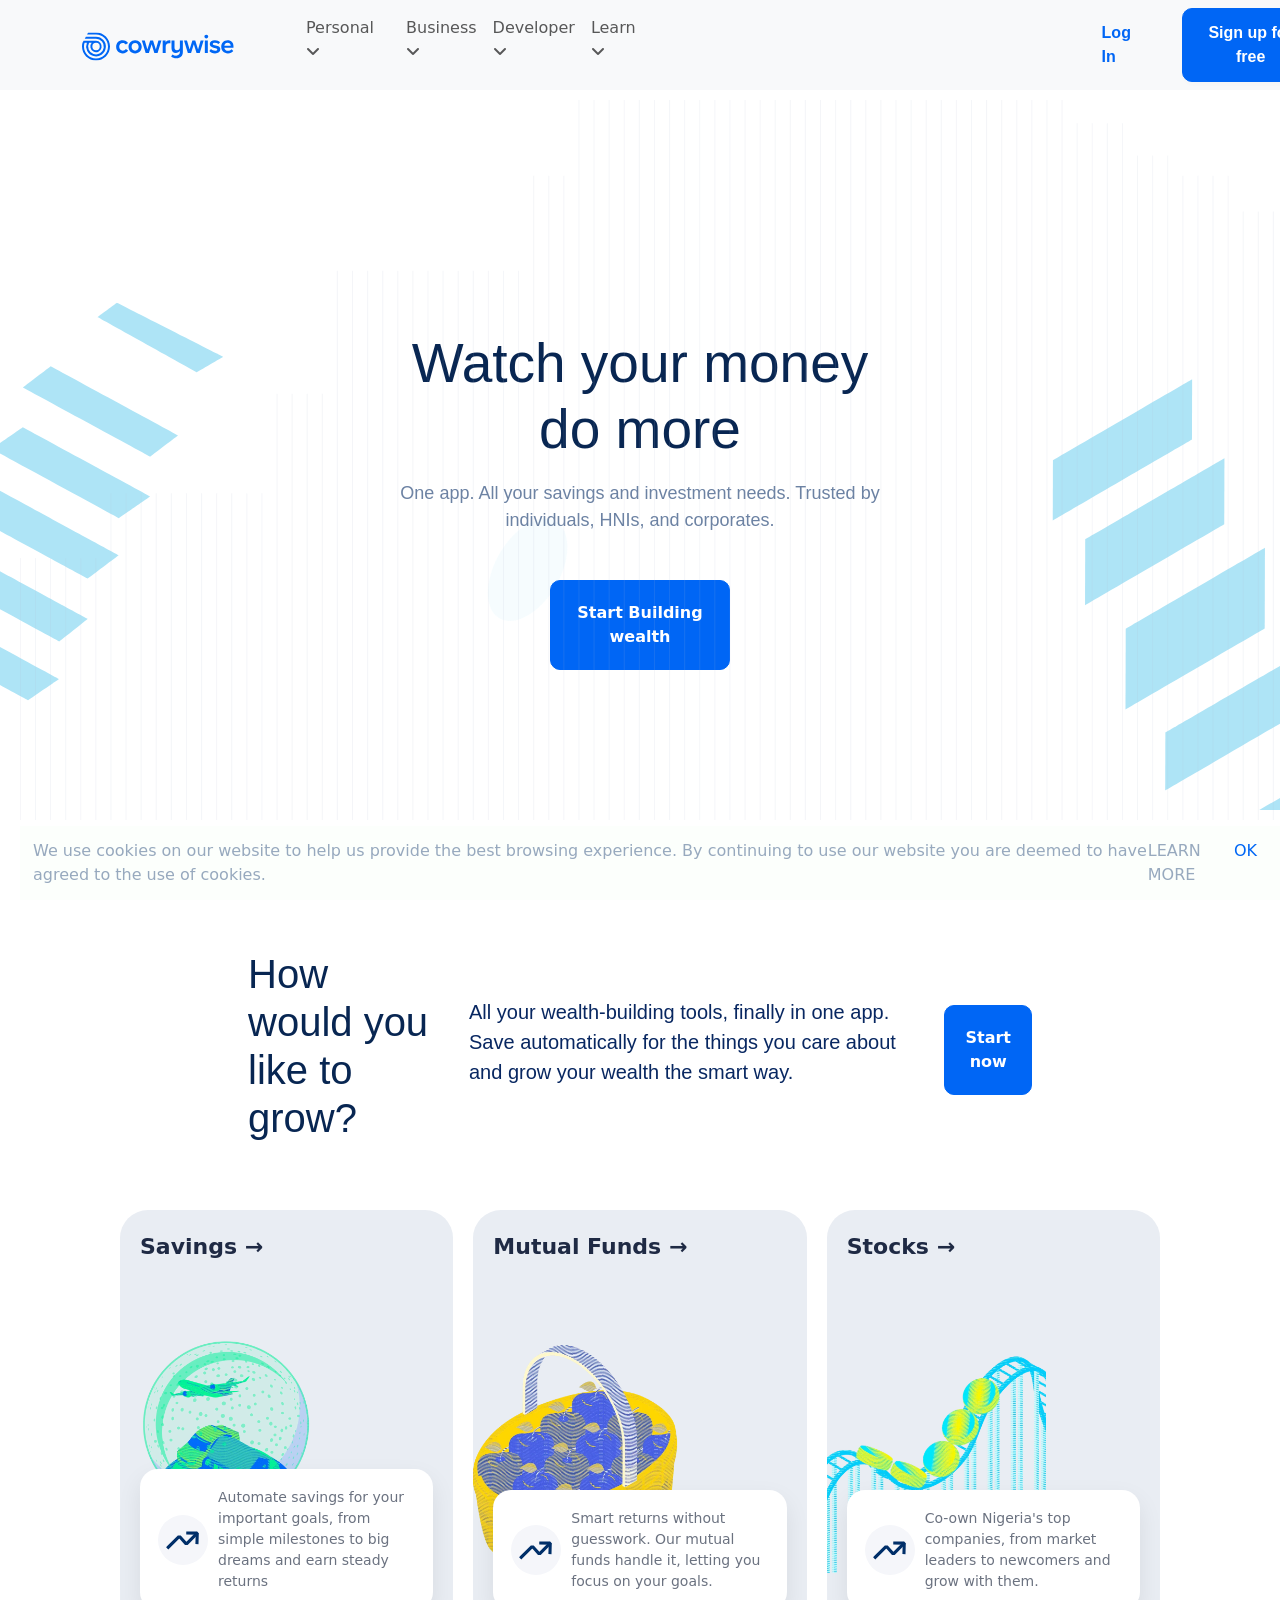
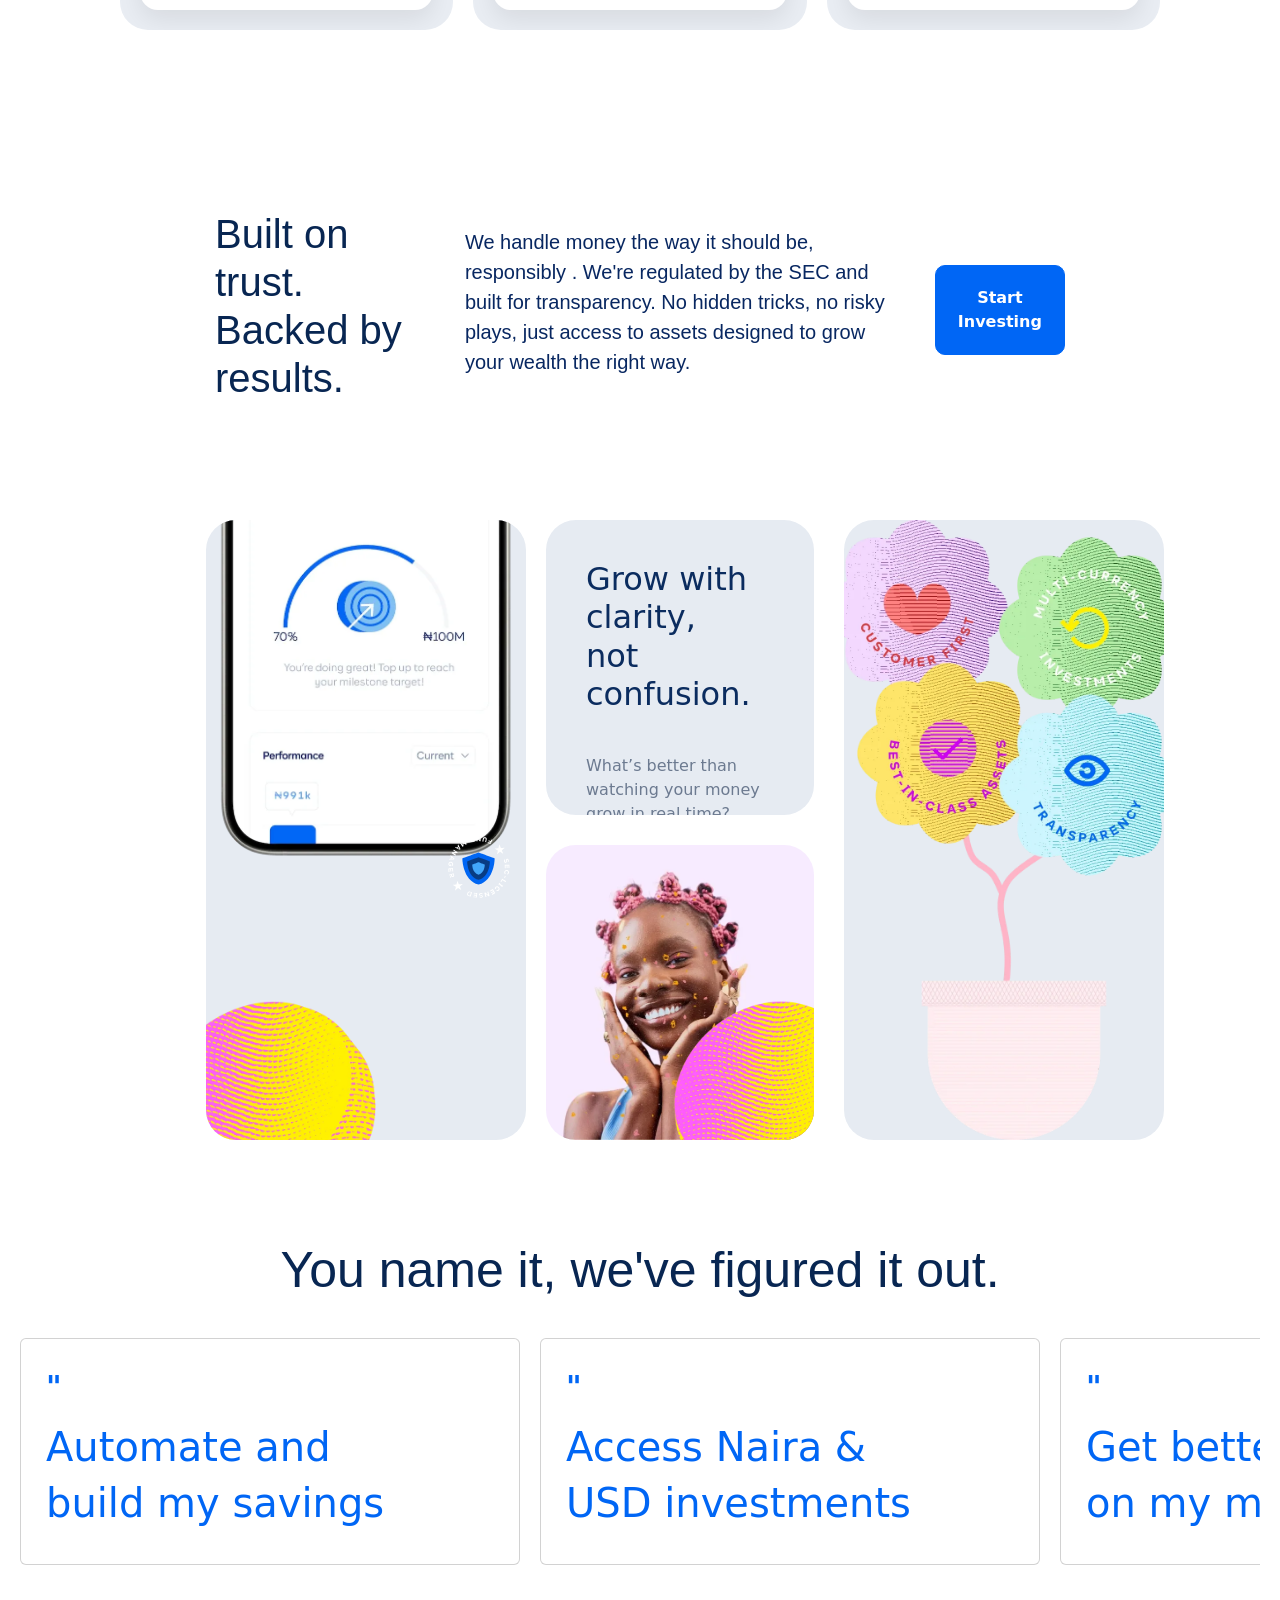
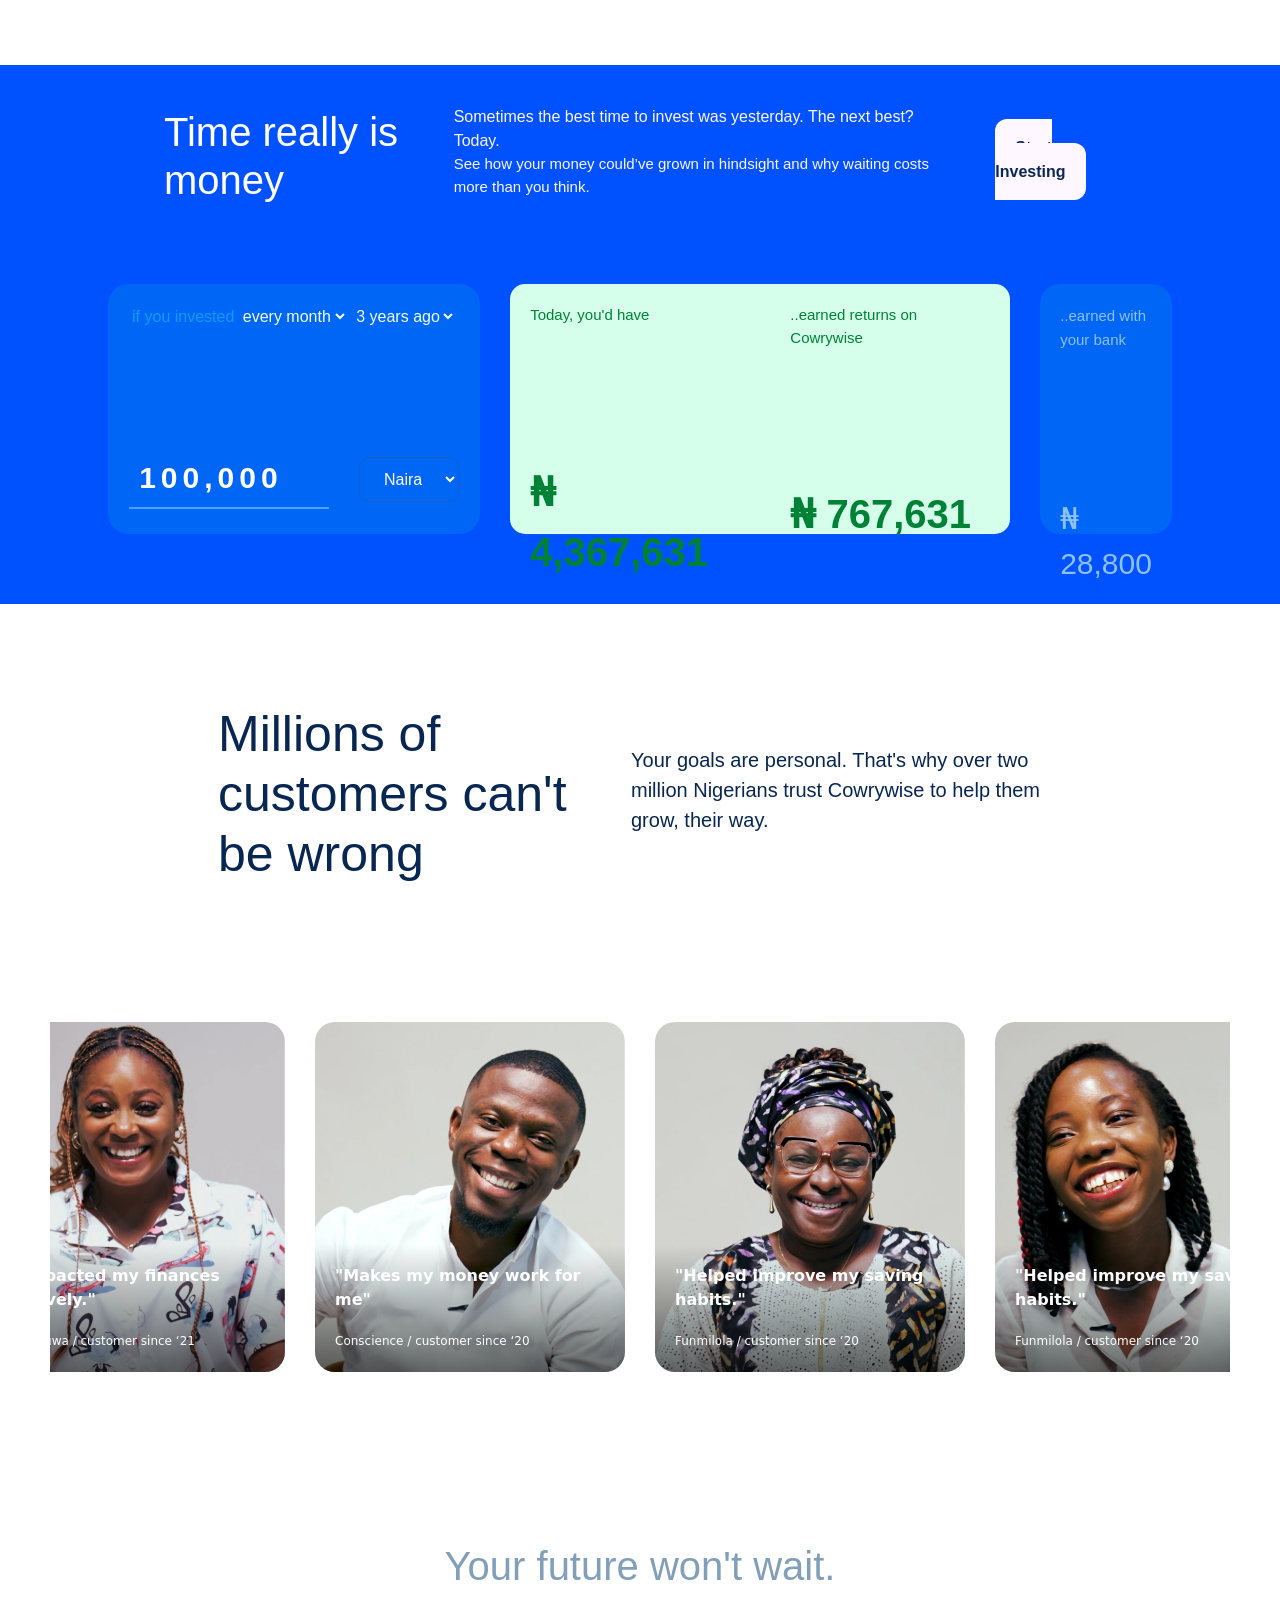
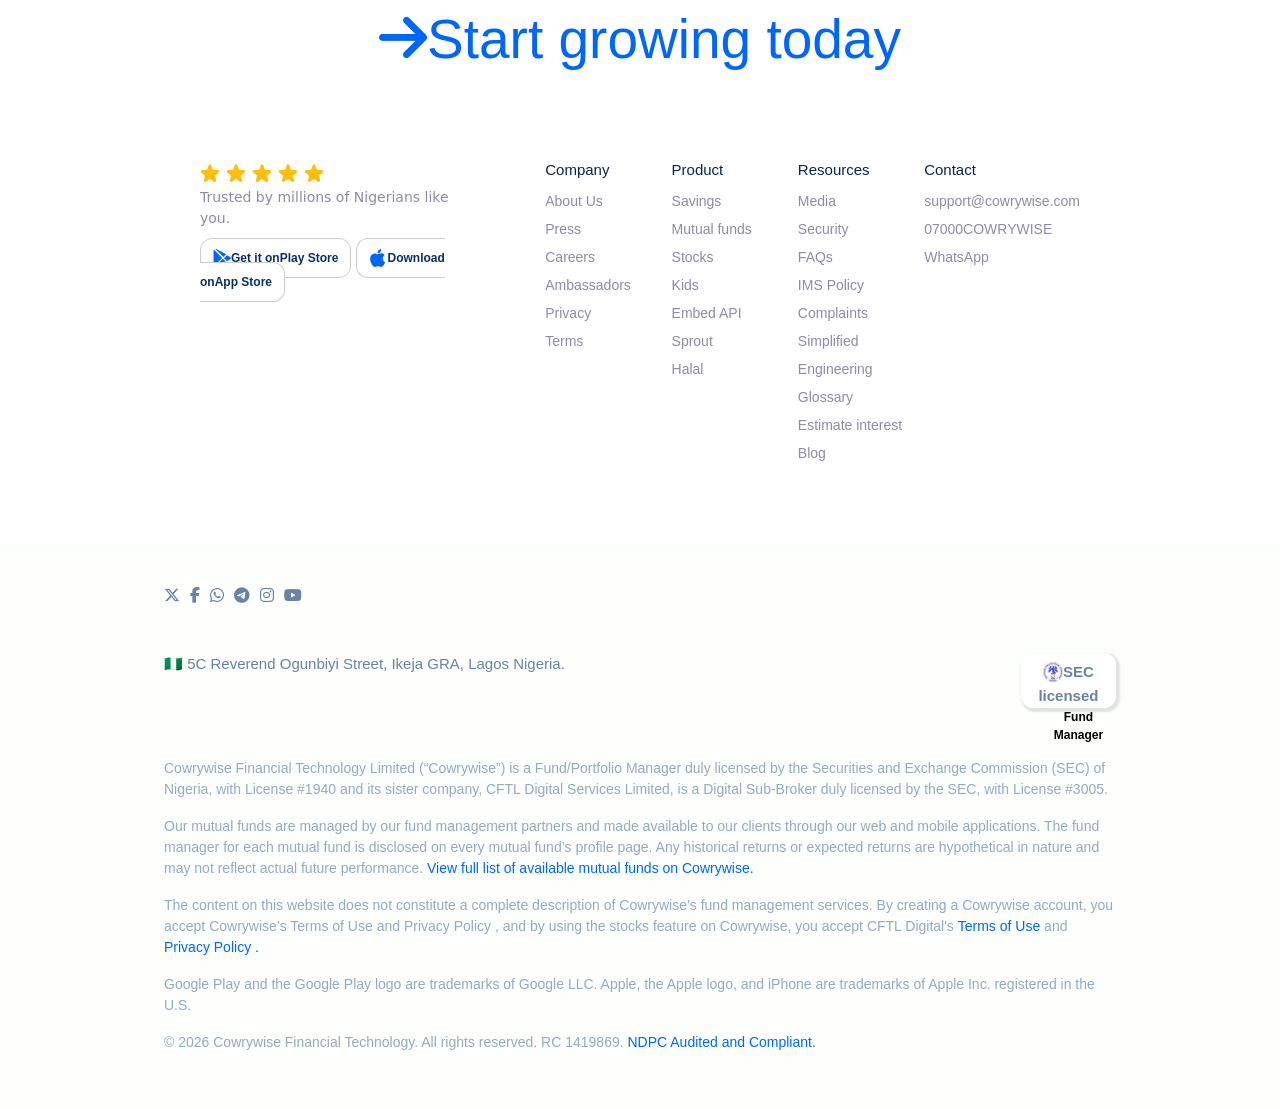
<file: index.html>
<!DOCTYPE html>
<html lang="en">

<head>
    <meta charset="UTF-8">
    <meta name="viewport" content="width=device-width, initial-scale=1.0">
    <title>Crowrywise</title>
    <link rel="stylesheet" href="style.css">
    <link rel="icon" href="imgi_2_a5971d1b1fbb04e757204fbf07553916.png">
    <link href="https://cdn.jsdelivr.net/npm/bootstrap@5.3.8/dist/css/bootstrap.min.css" rel="stylesheet"
        integrity="sha384-sRIl4kxILFvY47J16cr9ZwB07vP4J8+LH7qKQnuqkuIAvNWLzeN8tE5YBujZqJLB" crossorigin="anonymous">
    <link rel="stylesheet" href="https://cdnjs.cloudflare.com/ajax/libs/font-awesome/6.5.0/css/all.min.css">
</head>

<body>
    <nav class="navbar navbar-expand-lg bg-body-tertiary sticky-top">
        <div class="container gap-5">
            <a class="navbar-brand" href="#"><img src="IMAGE/download (15).svg" alt=""></a>
            <button class="navbar-toggler" type="button" data-bs-toggle="collapse"
                data-bs-target="#navbarSupportedContent" aria-controls="navbarSupportedContent" aria-expanded="false"
                aria-label="Toggle navigation">
                <span class="navbar-toggler-icon"></span>
            </button>
            <div class="collapse navbar-collapse" id="navbarSupportedContent">
                <ul class="navbar-nav me-auto mb-2 mb-lg-0 gap-3">
                    <li class="nav-item dropdown">
                        <a class="nav-link" href="#" role="button" data-bs-toggle="dropdown" aria-expanded="false">
                            Personal <i class="fa-solid fa-angle-down"></i>
                        </a>
                        <ul class="dropdown-menu">
                            <div class="drop-cover" style="display: flex; gap: 20px;">
                            <div class="drop-1">
                                <li><a class="dropdown-item" href="#"><img src="IMAGE/download (13).svg" alt=""
                                            width="30px"> Savings</a>
                                    <p>Save and earn amazing results</p>
                                </li>
                                <li><a class="dropdown-item" href="#"> <img src="IMAGE/download (12).svg" alt=""
                                            width="30px"> Mutual Funds</a>
                                    <p class="with">Grow your wealth without chasing Charts</p>
                                </li>
                                <li><a class="dropdown-item" href="#"><img src="IMAGE/download (19).svg" alt=""
                                            width="30px"> Stocks <button>New!</button></a>
                                    <p class="with-god">Owns a slice of Nigeria's top countries</p>
                                </li>
                            </div>
                            <div class="vr">.</div>
                                <div class="drop">
                                <li><a href="" class="dropdown-item">Growth tools</a>
                                <p>Estimate your interest</p>
                                <p>Know your risk appetite</p>
                                <p>Plan your child's education</p>
                                </li>
                            </div>
                            </div>
                        </ul>
                    </li>
                    <ul class="navbar-nav me-auto mb-2 mb-lg-0">
                        <li class="nav-item dropdown">
                            <a class="nav-link" href="#" role="button" data-bs-toggle="dropdown" aria-expanded="false">
                                Business <i class="fa-solid fa-angle-down"></i>
                            </a>
                            <ul class="dropdown-menu">
                                <li><a class="dropdown-item" href="#"><img src="IMAGE/download (11).svg" alt=""
                                            width="30px"> Sprout <p>Put your business idle cash to work</p></a></li>
                            </ul>
                        </li>
                        <ul class="navbar-nav me-auto mb-2 mb-lg-0">
                            <li class="nav-item dropdown">
                                <a class="nav-link" href="#" role="button" data-bs-toggle="dropdown"
                                    aria-expanded="false">
                                    Developer <i class="fa-solid fa-angle-down"></i>
                                </a>
                                <ul class="dropdown-menu">
                                    <div class="drop-cover" style="display: flex; gap: 30px;">
                                    <div class="drop-1">
                                    <li><a class="dropdown-item" href="#"><img src="IMAGE/download (13).svg" alt=""
                                                width="30px"> Embed <p>Offer investment services in your apps</p></a>
                                    </li>
                                    <li><a class="dropdown-item" href="#"> <img src="IMAGE/download (12).svg" alt=""
                                                width="30px"> Docs <p>Read how to integrate the Embed API</p></a></li>
                                                </div>
                                                <div class="vr">.</div>
                                                <div class="drop">
                                                    <li><a href="" class="dropdown-item">Connect</a></li>
                                                    <p>Join Embed on Slack</p>
                                                </div>
                                    </div>
                                </ul>
                            </li>
                        </ul>
                        <ul class="navbar-nav me-auto mb-2 mb-lg-0">
                            <li class="nav-item dropdown">
                                <a class="nav-link" href="#" role="button" data-bs-toggle="dropdown"
                                    aria-expanded="false">
                                    Learn <i class="fa-solid fa-angle-down"></i>
                                </a>
                                <ul class="dropdown-menu">
                                    <li><a class="dropdown-item" href="#"><img src="IMAGE/download (9).svg" alt=""
                                                width="30px"> Glossary<p class="par">Learn from a curation of simple
                                                money terms</p></a></li>
                                    <li><a class="dropdown-item" href="#"> <img src="IMAGE/download (9).svg" alt=""
                                                width="30px"> Blog <p>Announcements, articles and stories</p></a></li>
                                    <li><a class="dropdown-item" href="#"> <img src="IMAGE/download (8).svg" alt=""
                                                width="30px"> Help Center <p>Everything you need to use Cowrywise</p>
                                            </a></li>
                                </ul>
                            </li>
                        </ul>
                        <form class="d-flex" role="search">
                            <a class="nav-link active" aria-current="page" href="Login.html">Log In</a>
                            <button class="btn btn-outline-success" type="submit"><a href="sign-up.html">Sign up for
                                    free</a></button>
                        </form>
            </div>
        </div>
    </nav>
    <section class="page-1">
        <div class="hero-section">
            <h1>Watch your money do more</h1>
            <p>One app. All your savings and investment needs. Trusted by <br> individuals, HNIs, and corporates.</p>
            <a href="">Start Building wealth <img src="IMAGE/download (30).svg" alt=""></a>
        </div>
        <img src="IMAGE/imgi_47_bg-lines.svg" alt="">
    </section>
    <section class="page-2">
        <div class="grow-cover">
            <h2>How would you like to grow?</h2>
            <p>All your wealth-building tools, finally in one app. Save automatically for the things you care about
                and grow your wealth the smart way.</p>
            <a href="">Start now</a>
        </div>
        <div class="card-cover">
            <div class="cdn">
                <div class="header">
                    <span>Savings</span>
                    <span class="arrow">→</span>
                </div>
                <div class="visual">
                    <div class="circle"></div>
                    <img src="IMAGE/imgi_1_home-product-savings.webp" alt="illustration">
                </div>
                <div class="floating-text">
                    <img src="IMAGE/angle-up-animation.svg" alt="">
                    Automate savings for your important goals, from simple milestones to big dreams and earn steady
                    returns
                </div>
            </div>
            <div class="cdn">
                <div class="header">
                    <span>Mutual Funds</span>
                    <span class="arrow">→</span>
                </div>
                <div class="visual">
                    <div class="circle"></div>
                    <img src="IMAGE/imgi_2_home-product-mutual-funds.webp" alt="illustration">
                </div>
                <div class="floating-text">
                    <img src="IMAGE/angle-up-animation.svg" alt="">
                    Smart returns without guesswork. Our mutual funds handle it, letting you focus on your goals. </div>
            </div>
            <div class="cdn">
                <div class="header">
                    <span>Stocks</span>
                    <span class="arrow">→</span>
                </div>
                <div class="visual">
                    <div class="circle"></div>
                    <img src="IMAGE/imgi_3_home-product-stocks.webp" alt="illustration">
                </div>
                <div class="floating-text">
                    <img src="IMAGE/angle-up-animation.svg" alt="">
                    Co-own Nigeria's top companies, from market leaders to newcomers and grow with them.
                </div>
            </div>
        </div>
    </section>
    <section class="page-3">
        <div class="backed">
            <h2>Built on trust. Backed by results.</h2>
            <p>We handle money the way it should be, responsibly . We're regulated by the SEC and built for
                transparency. No hidden tricks, no risky plays, just access to assets designed to grow your wealth the
                right way.</p>
            <button>Start Investing</button>
        </div>
    </section>
    <section class="Primary-section">
        <div class="Primary-container">
            <div class="Primary-layout">
                <div class="cover-Card Primary-left">
                    <div class="phone-wrapper">
                        <img src="IMAGE/imgi_4_cowrywise-app-screen-home-2025.webp" class="phone-img">
                        <img src="IMAGE/download (7).svg" class="floating-badge">
                    </div>
                    <img src="IMAGE/imgi_5_s-coin-2.webp" class="left-rotate">
                </div>
                <div class="Primary-middle">
                    <div class="cover-Card Primary-top">
                        <div class="text">
                            <h2>Grow with clarity,<br>not confusion.</h2>
                            <p>
                                What’s better than watching your money grow in real time?
                                Tracking your investments, savings, and returns without the guesswork.
                            </p>
                        </div>
                    </div>
                    <div class="cover-Card Primary-bottom">
                        <img src="IMAGE/imgi_6_girl-face-model.webp" class="Primary-img">
                        <img src="IMAGE/imgi_5_s-coin-2.webp" class="round">
                    </div>
                </div>
                <div class="cover-Card right">
                    <img src="IMAGE/imgi_7_flowers.webp" class="Primary-img">
                </div>
            </div>
        </div>
    </section>
    <section class="page-4">
        <h3 class="readers">You name it, we've figured it out.</h3>
        <div class="slider">
            <div class="slide-track">
                <div class="card">
                    <span class="quote">"</span>
                    <h3>Automate and <br> build my savings</h3>
                </div>
                <div class="card">
                    <span class="quote">"</span>
                    <h3>Access Naira & <br> USD investments</h3>
                </div>
                <div class="card">
                    <span class="quote">"</span>
                    <h3>Get better returns <br> on my money</h3>
                </div>
                <div class="card">
                    <span class="quote">"</span>
                    <h3>Invest my <br> business cash</h3>
                </div>
                <div class="card">
                    <span class="quote">"</span>
                    <h3>Access Naira & <br> USD investments</h3>
                </div>
                <div class="card">
                    <span class="quote">"</span>
                    <h3>Invest in Mutual<br>funds easily</h3>
                </div>
                <div class="card">
                    <span class="quote">"</span>
                    <h3>Invest in stocks</h3>
                </div>
                <div class="card">
                    <span class="quote">"</span>
                    <h3>Automate <br> and build my savings</h3>
                </div>
            </div>
        </div>
    </section>
    <section class="page-5">
        <div class="Time-cover">
            <h2>Time really is money</h2>
            <div class="Time-1">
                <strong>Sometimes the best time to invest was yesterday. The next best? Today.</strong>
                <p>See how your money could’ve grown in hindsight and why waiting costs more than you think.</p>
            </div>
            <div class="Time-2">
                <a href="">Start Investing</a>
            </div>
        </div>
        <div class="page-5-cover">
            <div class="branch-cover">
                <div class="branch-1">
                    <span>
                        if you invested
                        <select>
                            <option value="">every month</option>
                        </select>
                        <select>
                            <option value="">3 years ago</option>
                        </select>
                    </span><br><br><br><br><br><br>
                    <div class="bg-1">
                        <div class="branch-2">
                            <input type="text" placeholder="100,000">
                        </div>
                        <div class="bg-2">
                            <select>
                                <option value="">Naira</option>
                            </select>
                        </div>
                    </div>
                </div>
            </div>
            <div class="Today">
                <div class="Today-cover">
                    <p>Today, you'd have
                        <br><br><br><br><br><br><br>
                        <span>₦ 4,367,631</span>
                    </p>
                    <p>..earned returns on Cowrywise
                        <br><br><br><br><br><br><br>
                        <span>₦ 767,631</span>
                    </p>
                </div>
            </div>
            <div class="earned-cover">
                <span>..earned with your bank</span><br><br><br><br><br><br><br>
                <p>₦ 28,800</p>
            </div>
        </div>
    </section>
    <section class="page-6">
        <div class="video-cover">
            <h2>Millions of customers can't be wrong</h2>
            <div class="video-1">
                <p>Your goals are personal. That's why over two million Nigerians trust Cowrywise to help them grow,
                    their way.</p>
            </div>
        </div>
        <div class="testimonial-section">
            <div class="testimony-1">
                <div class="test">
                    <img src="IMAGE/imgi_8_moyosoluwa.jpeg" alt="">
                    <div class="overlay">
                        <p>"It impacted my finances positively."</p>
                        <span>Moyosoluwa / customer since ‘21</span>
                    </div>
                </div>
                <i class="fa-solid fa-play"></i>
                <div class="test">
                    <img src="IMAGE/imgi_9_conscience.jpeg" alt="">
                    <div class="overlay">
                        <p>"Makes my money work for me"</p>
                        <span>Conscience / customer since ‘20</span>
                    </div>
                </div>
                <i class="fa-solid fa-play" id="play-1"></i>
                <div class="test">
                    <img src="IMAGE/imgi_10_funmilola.jpeg" alt="">
                    <div class="overlay">
                        <p>"Helped improve my saving habits."</p>
                        <span>Funmilola / customer since ‘20</span>
                    </div>
                </div>
                <i class="fa-solid fa-play" id="play-2"></i>
                <div class="test">
                    <img src="IMAGE/imgi_11_oyindamola.jpeg" alt="">
                    <div class="overlay">
                        <p>"Helped improve my saving habits."</p>
                        <span>Funmilola / customer since ‘20</span>
                    </div>
                </div>
                <i class="fa-solid fa-play" id="play-3"></i>
            </div>
        </div>
    </section>
    <section class="page-7">
        <div class="growing-cover">
            <div class="grow-1">
                <h3>Your future won't wait.</h3>
                <a href=""><i class="fa-solid fa-arrow-right"></i>Start growing today</a>
            </div>
        </div>
        <div class="contact-cover">
            <div class="contact-1">
                <div class="con-1">
                    <img src="IMAGE/download (16).svg" alt="">
                    <p>Trusted by millions of Nigerians like you.</p>
                    <div class="con2">
                        <a href=""><img src="IMAGE/download (57).svg" alt=""><span>Get it on</span><span>Play
                                Store</span></a>
                        <a href="" class="con-2"><img src="IMAGE/download (56).svg" alt=""><span>Download
                                on</span><span>App
                                Store</span></a>
                    </div>
                </div>
                <div class="con-3">
                    <div class="con-4">
                        <h6>Company</h6>
                        <a href=""> About Us</a>
                        <a href="">Press</a>
                        <a href="">Careers</a>
                        <a href="">Ambassadors</a>
                        <a href="">Privacy</a>
                        <a href="">Terms</a>
                    </div>
                    <div class="con-4">
                        <h6>Product</h6>
                        <a href="">Savings</a>
                        <a href="">Mutual funds</a>
                        <a href="">Stocks</a>
                        <a href="">Kids</a>
                        <a href="">Embed API</a>
                        <a href="">Sprout</a>
                        <a href="">Halal</a>
                    </div>
                    <div class="con-4">
                        <h6>Resources</h6>
                        <a href="">Media</a>
                        <a href="">Security</a>
                        <a href="">FAQs</a>
                        <a href="">IMS Policy</a>
                        <a href="">Complaints</a>
                        <a href="">Simplified</a>
                        <a href="">Engineering</a>
                        <a href="">Glossary</a>
                        <a href="">Estimate interest</a>
                        <a href="">Blog</a>
                    </div>
                    <div class="con-4">
                        <h6>Contact</h6>
                        <a href="">support@cowrywise.com</a>
                        <a href="">07000COWRYWISE</a>
                        <a href="">WhatsApp</a>
                    </div>
                </div>
            </div>
        </div>
    </section>
    <section class="page-8">
        <div class="footer-section">
            <div class="social-icons">
                <i class="fa-brands fa-x-twitter"></i>
                <i class="fa-brands fa-facebook-f"></i>
                <i class="fa-brands fa-whatsapp"></i>
                <i class="fa-brands fa-telegram"></i>
                <i class="fa-brands fa-instagram"></i>
                <i class="fa-brands fa-youtube"></i>
            </div>
            <div class="page-81">
                <p>🇳🇬 5C Reverend Ogunbiyi Street, Ikeja GRA, Lagos Nigeria.</p>
                <div class="page-82">
                    <img src="imgi_1_sec-logo.uViKvy1J.png" alt="" width="20px"><span>SEC licensed</span><br>
                    <p>Fund Manager</p>
                </div>
            </div>
            <div class="page-footer">
                <p>Cowrywise Financial Technology Limited (“Cowrywise”) is a Fund/Portfolio Manager duly licensed by the
                    Securities and Exchange Commission (SEC) of Nigeria, with License #1940 and its sister company, CFTL
                    Digital Services Limited, is a Digital Sub-Broker duly licensed by the SEC, with License #3005.</p>
                <p>Our mutual funds are managed by our fund management partners and made available to our clients
                    through our web and mobile applications. The fund manager for each mutual fund is disclosed on every
                    mutual fund’s profile page. Any historical returns or expected returns are hypothetical in nature
                    and may not reflect actual future performance. <a href="">View full list of available mutual funds
                        on Cowrywise.</a></p>
                <p>The content on this website does not constitute a complete description of Cowrywise’s fund management
                    services. By creating a Cowrywise account, you accept Cowrywise’s Terms of Use and Privacy Policy ,
                    and by using the stocks feature on Cowrywise, you accept CFTL Digital's <a href="">Terms of Use</a>
                    and <a href="">Privacy Policy .</a></p>
                <p>Google Play and the Google Play logo are trademarks of Google LLC. Apple, the Apple logo, and iPhone
                    are trademarks of Apple Inc. registered in the U.S.</p>
                <p>© 2026 Cowrywise Financial Technology. All rights reserved. RC 1419869. <a href="">NDPC Audited and
                        Compliant. </a></p>
            </div>
        </div>
        </div>
        <div class="footer">
            <span>We use cookies on our website to help us provide the best browsing experience. By continuing to use
                our website you are deemed to have agreed to the use of cookies.</span>
            <div class="learn">
                <a href="">LEARN MORE</a><span><a href="">OK</a></span>
            </div>
        </div>
    </section>










































</body>
<script src="https://cdn.jsdelivr.net/npm/bootstrap@5.3.8/dist/js/bootstrap.bundle.min.js"
    integrity="sha384-FKyoEForCGlyvwx9Hj09JcYn3nv7wiPVlz7YYwJrWVcXK/BmnVDxM+D2scQbITxI"
    crossorigin="anonymous"></script>

</html>
</file>
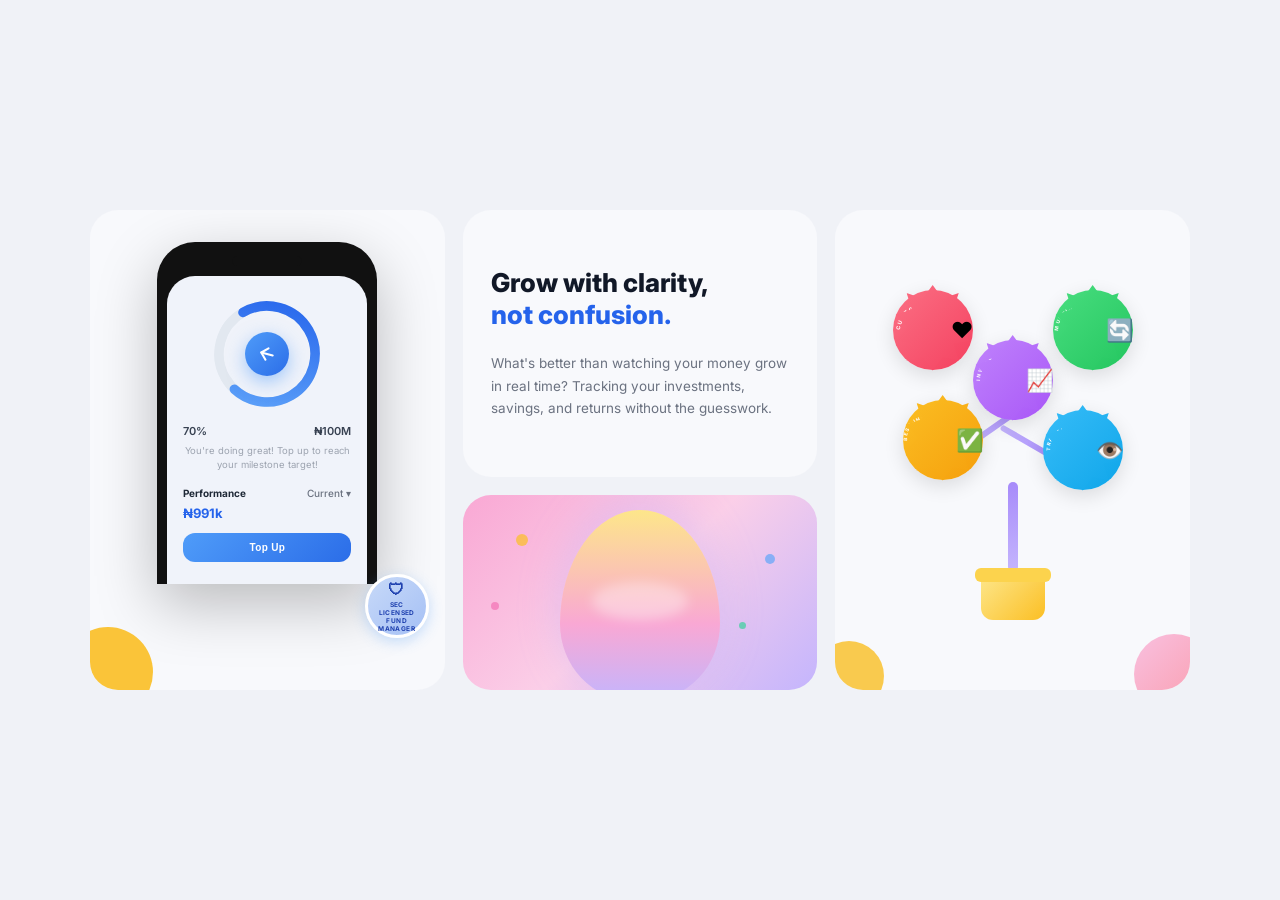
<file: feature-section.html>
<!DOCTYPE html>
<html lang="en">
<head>
  <meta charset="UTF-8" />
  <meta name="viewport" content="width=device-width, initial-scale=1.0"/>
  <title>Grow With Clarity – Feature Section</title>
  <link href="https://fonts.googleapis.com/css2?family=Inter:wght@400;500;600;700;800&display=swap" rel="stylesheet"/>
  <style>
    *, *::before, *::after { box-sizing: border-box; margin: 0; padding: 0; }

    body {
      font-family: 'Inter', sans-serif;
      background: #f0f2f7;
      display: flex;
      align-items: center;
      justify-content: center;
      min-height: 100vh;
      padding: 40px 20px;
    }

    /* ── GRID WRAPPER ── */
    .feature-grid {
      display: grid;
      grid-template-columns: 1fr 1fr 1fr;
      gap: 18px;
      max-width: 1100px;
      width: 100%;
    }

    /* ── SHARED CARD ── */
    .card {
      background: #ffffff;
      border-radius: 28px;
      overflow: hidden;
      position: relative;
    }

    /* ═══════════════════════════════════════
       PANEL 1 — Phone Mockup
    ═══════════════════════════════════════ */
    .panel-phone {
      padding: 32px 24px 0;
      display: flex;
      flex-direction: column;
      align-items: center;
      min-height: 480px;
      background: #f8f9fc;
    }

    /* Phone frame */
    .phone-frame {
      width: 220px;
      background: #111;
      border-radius: 38px 38px 0 0;
      padding: 14px 10px 0;
      box-shadow: 0 20px 60px rgba(0,0,0,0.25);
      position: relative;
    }
    .phone-notch {
      width: 70px;
      height: 10px;
      background: #111;
      border-radius: 10px;
      margin: 0 auto 10px;
    }
    .phone-screen {
      background: #f0f3fa;
      border-radius: 28px 28px 0 0;
      padding: 18px 16px 22px;
    }

    /* Circular progress */
    .progress-wrap {
      display: flex;
      justify-content: center;
      margin-bottom: 10px;
    }
    .circle-container {
      position: relative;
      width: 120px;
      height: 120px;
    }
    .circle-container svg {
      transform: rotate(-120deg);
    }
    .circle-bg {
      fill: none;
      stroke: #e2e8f0;
      stroke-width: 8;
    }
    .circle-progress {
      fill: none;
      stroke: url(#blueGrad);
      stroke-width: 8;
      stroke-linecap: round;
      stroke-dasharray: 251.2;
      stroke-dashoffset: 75;
      animation: drawCircle 1.6s ease-out forwards;
    }
    @keyframes drawCircle {
      from { stroke-dashoffset: 251.2; }
      to   { stroke-dashoffset: 75; }
    }
    .circle-icon {
      position: absolute;
      inset: 0;
      display: flex;
      align-items: center;
      justify-content: center;
      flex-direction: column;
    }
    .circle-icon .arrow-btn {
      width: 44px;
      height: 44px;
      background: linear-gradient(135deg, #4f9cf9, #2b6de8);
      border-radius: 50%;
      display: flex;
      align-items: center;
      justify-content: center;
      box-shadow: 0 6px 18px rgba(79,156,249,0.5);
    }
    .circle-icon .arrow-btn svg { color: white; }

    /* Labels */
    .progress-labels {
      display: flex;
      justify-content: space-between;
      font-size: 11px;
      font-weight: 600;
      color: #374151;
      margin-top: 4px;
    }
    .progress-hint {
      text-align: center;
      font-size: 9.5px;
      color: #9ca3af;
      margin-top: 6px;
      line-height: 1.5;
    }

    /* Performance row */
    .perf-row {
      display: flex;
      justify-content: space-between;
      align-items: center;
      margin-top: 14px;
      font-size: 10px;
      font-weight: 700;
      color: #1f2937;
    }
    .perf-row .current {
      font-weight: 500;
      color: #6b7280;
      display: flex;
      align-items: center;
      gap: 3px;
    }
    .perf-amount {
      font-size: 13px;
      font-weight: 700;
      color: #2563eb;
      margin-top: 6px;
    }

    /* Blue button */
    .phone-btn {
      width: 100%;
      margin-top: 12px;
      padding: 9px;
      background: linear-gradient(135deg, #4f9cf9, #2b6de8);
      border: none;
      border-radius: 12px;
      color: white;
      font-size: 10px;
      font-weight: 600;
      cursor: pointer;
      letter-spacing: 0.3px;
    }

    /* SEC badge */
    .sec-badge {
      position: absolute;
      bottom: 52px;
      right: 16px;
      width: 64px;
      height: 64px;
      background: linear-gradient(135deg, #c7d9f8, #a5c0f5);
      border-radius: 50%;
      border: 3px solid #fff;
      display: flex;
      flex-direction: column;
      align-items: center;
      justify-content: center;
      font-size: 6.5px;
      font-weight: 700;
      color: #1e40af;
      text-align: center;
      text-transform: uppercase;
      letter-spacing: 0.4px;
      box-shadow: 0 4px 14px rgba(79,156,249,0.3);
      z-index: 10;
    }
    .sec-badge .badge-shield {
      font-size: 16px;
      margin-bottom: 2px;
    }

    /* Yellow blob */
    .blob-yellow {
      position: absolute;
      bottom: 0;
      left: 0;
      width: 90px;
      height: 90px;
      background: #fbbf24;
      border-radius: 50%;
      transform: translate(-30%, 30%);
      opacity: 0.9;
    }

    /* ═══════════════════════════════════════
       PANEL 2 — Text + Photo
    ═══════════════════════════════════════ */
    .panel-text {
      display: flex;
      flex-direction: column;
      gap: 18px;
      background: transparent;
    }
    .panel-text .card { flex: 1; }

    .text-card {
      padding: 36px 28px;
      background: #f8f9fc;
      display: flex;
      flex-direction: column;
      justify-content: center;
    }
    .text-card h2 {
      font-size: 26px;
      font-weight: 800;
      color: #111827;
      line-height: 1.25;
      margin-bottom: 6px;
    }
    .text-card h2 span {
      color: #2563eb;
    }
    .text-card p {
      font-size: 13.5px;
      color: #6b7280;
      line-height: 1.7;
      margin-top: 14px;
    }

    /* Photo card */
    .photo-card {
      height: 200px;
      border-radius: 28px;
      overflow: hidden;
      position: relative;
      background: linear-gradient(135deg, #f9a8d4, #fbcfe8, #c4b5fd);
    }
    .photo-card .confetti-dot {
      position: absolute;
      border-radius: 50%;
      opacity: 0.7;
    }
    .photo-card .face-placeholder {
      position: absolute;
      inset: 0;
      display: flex;
      align-items: flex-end;
      justify-content: center;
    }
    /* Stylized abstract face using CSS */
    .face-art {
      width: 160px;
      height: 190px;
      background: linear-gradient(180deg, #fde68a 0%, #f9a8d4 60%, #c4b5fd 100%);
      border-radius: 50% 50% 45% 45% / 60% 60% 40% 40%;
      position: relative;
      bottom: -10px;
      box-shadow: 0 -10px 40px rgba(196,181,253,0.4);
    }
    .face-art::before {
      content: '';
      position: absolute;
      top: 38%;
      left: 20%;
      width: 60%;
      height: 20%;
      background: rgba(255,255,255,0.35);
      border-radius: 50%;
      filter: blur(6px);
    }

    /* Confetti dots */
    .dot1 { width:12px; height:12px; background:#fbbf24; top:20%; left:15%; }
    .dot2 { width:8px;  height:8px;  background:#f472b6; top:55%; left:8%;  }
    .dot3 { width:10px; height:10px; background:#60a5fa; top:30%; right:12%; }
    .dot4 { width:7px;  height:7px;  background:#34d399; top:65%; right:20%;}
    .dot5 { width:14px; height:14px; background:#fbbf24; bottom:15%; left:35%;}

    /* ═══════════════════════════════════════
       PANEL 3 — Flower Tree
    ═══════════════════════════════════════ */
    .panel-tree {
      display: flex;
      flex-direction: column;
      align-items: center;
      justify-content: center;
      padding: 30px 20px;
      background: #f8f9fc;
      position: relative;
      min-height: 480px;
    }

    .tree-wrap {
      position: relative;
      width: 260px;
      height: 340px;
    }

    /* Trunk & pot */
    .trunk {
      position: absolute;
      bottom: 48px;
      left: 50%;
      transform: translateX(-50%);
      width: 10px;
      height: 90px;
      background: linear-gradient(180deg, #a78bfa, #c4b5fd);
      border-radius: 6px;
    }
    .pot {
      position: absolute;
      bottom: 0;
      left: 50%;
      transform: translateX(-50%);
      width: 64px;
      height: 44px;
      background: linear-gradient(135deg, #fde68a, #fbbf24);
      border-radius: 6px 6px 12px 12px;
    }
    .pot::before {
      content: '';
      position: absolute;
      top: -8px;
      left: -6px;
      right: -6px;
      height: 14px;
      background: #fcd34d;
      border-radius: 6px;
    }

    /* Branch lines */
    .branch {
      position: absolute;
      background: linear-gradient(90deg, #c4b5fd, #a78bfa);
      border-radius: 4px;
      transform-origin: left center;
    }
    .branch-left  { width: 60px; height: 6px; bottom: 175px; left: 90px; transform: rotate(-35deg); }
    .branch-right { width: 60px; height: 6px; bottom: 190px; left: 118px; transform: rotate(30deg); }
    .branch-top   { width: 40px; height: 5px; bottom: 220px; left: 110px; transform: rotate(-60deg); }

    /* Flower badges */
    .flower {
      position: absolute;
      display: flex;
      align-items: center;
      justify-content: center;
      flex-direction: column;
    }

    .flower-petal-wrap {
      position: relative;
      display: flex;
      align-items: center;
      justify-content: center;
    }

    .petal-ring {
      width: 80px;
      height: 80px;
      border-radius: 50%;
      display: flex;
      align-items: center;
      justify-content: center;
      position: relative;
      box-shadow: 0 6px 20px rgba(0,0,0,0.12);
    }
    /* Scalloped edge via border trick */
    .petal-ring::before {
      content: '';
      position: absolute;
      inset: -5px;
      border-radius: 50%;
      background: inherit;
      clip-path: polygon(
        50% 0%, 61% 15%, 79% 9%, 73% 27%, 91% 33%,
        78% 47%, 91% 62%, 73% 65%, 79% 84%, 61% 80%,
        50% 95%, 39% 80%, 21% 84%, 27% 65%, 9% 62%,
        22% 47%, 9% 33%, 27% 27%, 21% 9%, 39% 15%
      );
    }

    .petal-icon {
      font-size: 26px;
      z-index: 1;
    }
    .petal-label {
      position: absolute;
      width: 110px;
      text-align: center;
      font-size: 8px;
      font-weight: 800;
      text-transform: uppercase;
      letter-spacing: 1.5px;
      color: inherit;
      /* Arc text via CSS transform trick */
    }

    /* Curved text using SVG inside each flower */
    .flower-svg {
      position: absolute;
      inset: 0;
      width: 100%;
      height: 100%;
    }

    /* Individual flowers */
    .fl-pink   { top: 10px;  left: 10px; }
    .fl-green  { top: 10px;  right: 10px; }
    .fl-yellow { top: 120px; left: 20px; }
    .fl-blue   { top: 130px; right: 20px; }
    .fl-center { top: 60px;  left: 50%;  transform: translateX(-50%); }

    .pr-pink   { background: linear-gradient(135deg, #fb7185, #f43f5e); }
    .pr-green  { background: linear-gradient(135deg, #4ade80, #22c55e); }
    .pr-yellow { background: linear-gradient(135deg, #fbbf24, #f59e0b); }
    .pr-blue   { background: linear-gradient(135deg, #38bdf8, #0ea5e9); }
    .pr-purple { background: linear-gradient(135deg, #c084fc, #a855f7); }

    .pr-pink   .petal-icon-color { color: white; }
    .pr-green  .petal-icon-color { color: white; }
    .pr-yellow .petal-icon-color { color: white; }
    .pr-blue   .petal-icon-color { color: white; }

    /* Curved label text using SVG textPath */
    .curved-label text {
      font-family: 'Inter', sans-serif;
      font-size: 7.5px;
      font-weight: 800;
      letter-spacing: 1.8px;
      text-transform: uppercase;
      fill: rgba(255,255,255,0.9);
    }

    /* Blob in panel 3 */
    .blob-pink-right {
      position: absolute;
      bottom: 0;
      right: 0;
      width: 80px;
      height: 80px;
      background: linear-gradient(135deg, #f9a8d4, #fb7185);
      border-radius: 50%;
      transform: translate(30%, 30%);
      opacity: 0.7;
    }
    .blob-yellow-left {
      position: absolute;
      bottom: 0;
      left: 0;
      width: 70px;
      height: 70px;
      background: #fbbf24;
      border-radius: 50%;
      transform: translate(-30%, 30%);
      opacity: 0.8;
    }

    /* Responsive */
    @media (max-width: 768px) {
      .feature-grid { grid-template-columns: 1fr; }
      .panel-text { flex-direction: row; flex-wrap: wrap; }
    }
  </style>
</head>
<body>

<section class="feature-grid">

  <!-- ── PANEL 1: PHONE MOCKUP ── -->
  <div class="card panel-phone">
    <div class="phone-frame">
      <div class="phone-notch"></div>
      <div class="phone-screen">

        <!-- Circular progress -->
        <div class="progress-wrap">
          <div class="circle-container">
            <svg width="120" height="120" viewBox="0 0 100 100">
              <defs>
                <linearGradient id="blueGrad" x1="0%" y1="0%" x2="100%" y2="100%">
                  <stop offset="0%" stop-color="#60a5fa"/>
                  <stop offset="100%" stop-color="#2563eb"/>
                </linearGradient>
              </defs>
              <circle class="circle-bg"       cx="50" cy="50" r="40"/>
              <circle class="circle-progress"  cx="50" cy="50" r="40"/>
            </svg>
            <div class="circle-icon">
              <div class="arrow-btn">
                <svg width="20" height="20" fill="none" stroke="white" stroke-width="2.5"
                     stroke-linecap="round" stroke-linejoin="round" viewBox="0 0 24 24">
                  <line x1="7" y1="17" x2="17" y2="7"/>
                  <polyline points="7 7 17 7 17 17"/>
                </svg>
              </div>
            </div>
          </div>
        </div>

        <div class="progress-labels">
          <span>70%</span>
          <span>₦100M</span>
        </div>
        <p class="progress-hint">You're doing great! Top up to reach<br>your milestone target!</p>

        <div class="perf-row">
          <span>Performance</span>
          <span class="current">Current ▾</span>
        </div>
        <div class="perf-amount">₦991k</div>
        <button class="phone-btn">Top Up</button>

      </div>
    </div>

    <!-- SEC Badge -->
    <div class="sec-badge">
      <span class="badge-shield">🛡</span>
      <span>SEC</span>
      <span>Licensed</span>
      <span>Fund Manager</span>
    </div>

    <!-- Yellow blob -->
    <div class="blob-yellow"></div>
  </div>


  <!-- ── PANEL 2: TEXT + PHOTO ── -->
  <div class="panel-text" style="background:transparent;">

    <div class="card text-card">
      <h2>Grow with clarity,<br><span>not confusion.</span></h2>
      <p>What's better than watching your money grow in real time? Tracking your investments, savings, and returns without the guesswork.</p>
    </div>

    <div class="card photo-card">
      <!-- Confetti dots -->
      <div class="confetti-dot dot1"></div>
      <div class="confetti-dot dot2"></div>
      <div class="confetti-dot dot3"></div>
      <div class="confetti-dot dot4"></div>
      <div class="confetti-dot dot5"></div>
      <!-- Abstract face art -->
      <div class="face-placeholder">
        <div class="face-art"></div>
      </div>
    </div>

  </div>


  <!-- ── PANEL 3: FLOWER TREE ── -->
  <div class="card panel-tree">

    <div class="tree-wrap">

      <!-- Branches -->
      <div class="branch branch-left"></div>
      <div class="branch branch-right"></div>
      <div class="branch branch-top"></div>

      <!-- Trunk -->
      <div class="trunk"></div>

      <!-- Pot -->
      <div class="pot"></div>

      <!-- FLOWER 1 — Customer First (pink, top-left) -->
      <div class="flower fl-pink">
        <div class="flower-petal-wrap">
          <div class="petal-ring pr-pink">
            <svg class="curved-label" viewBox="0 0 80 80">
              <defs>
                <path id="cp1" d="M10,40 a30,30 0 1,1 60,0"/>
              </defs>
              <text><textPath href="#cp1">CUSTOMER FIRST</textPath></text>
            </svg>
            <span style="font-size:22px; z-index:2;">❤️</span>
          </div>
        </div>
      </div>

      <!-- FLOWER 2 — Multi-Currency (green, top-right) -->
      <div class="flower fl-green">
        <div class="flower-petal-wrap">
          <div class="petal-ring pr-green">
            <svg class="curved-label" viewBox="0 0 80 80">
              <defs>
                <path id="cp2" d="M8,40 a32,32 0 1,1 64,0"/>
              </defs>
              <text><textPath href="#cp2">MULTI-CURRENCY</textPath></text>
            </svg>
            <span style="font-size:22px; z-index:2;">🔄</span>
          </div>
        </div>
      </div>

      <!-- FLOWER 3 — Investments (purple, center) -->
      <div class="flower fl-center">
        <div class="flower-petal-wrap">
          <div class="petal-ring pr-purple">
            <svg class="curved-label" viewBox="0 0 80 80">
              <defs>
                <path id="cp3" d="M10,40 a30,30 0 1,1 60,0"/>
              </defs>
              <text><textPath href="#cp3">INVESTMENTS</textPath></text>
            </svg>
            <span style="font-size:22px; z-index:2;">📈</span>
          </div>
        </div>
      </div>

      <!-- FLOWER 4 — Best-in-class Assets (yellow, mid-left) -->
      <div class="flower fl-yellow">
        <div class="flower-petal-wrap">
          <div class="petal-ring pr-yellow">
            <svg class="curved-label" viewBox="0 0 80 80">
              <defs>
                <path id="cp4" d="M6,40 a34,34 0 1,1 68,0"/>
              </defs>
              <text><textPath href="#cp4">BEST-IN-CLASS ASSETS</textPath></text>
            </svg>
            <span style="font-size:22px; z-index:2;">✅</span>
          </div>
        </div>
      </div>

      <!-- FLOWER 5 — Transparency (blue, mid-right) -->
      <div class="flower fl-blue">
        <div class="flower-petal-wrap">
          <div class="petal-ring pr-blue">
            <svg class="curved-label" viewBox="0 0 80 80">
              <defs>
                <path id="cp5" d="M10,40 a30,30 0 1,1 60,0"/>
              </defs>
              <text><textPath href="#cp5">TRANSPARENCY</textPath></text>
            </svg>
            <span style="font-size:22px; z-index:2;">👁️</span>
          </div>
        </div>
      </div>

    </div><!-- /tree-wrap -->

    <div class="blob-pink-right"></div>
    <div class="blob-yellow-left"></div>
  </div>

</section>

</body>
</html>
</file>
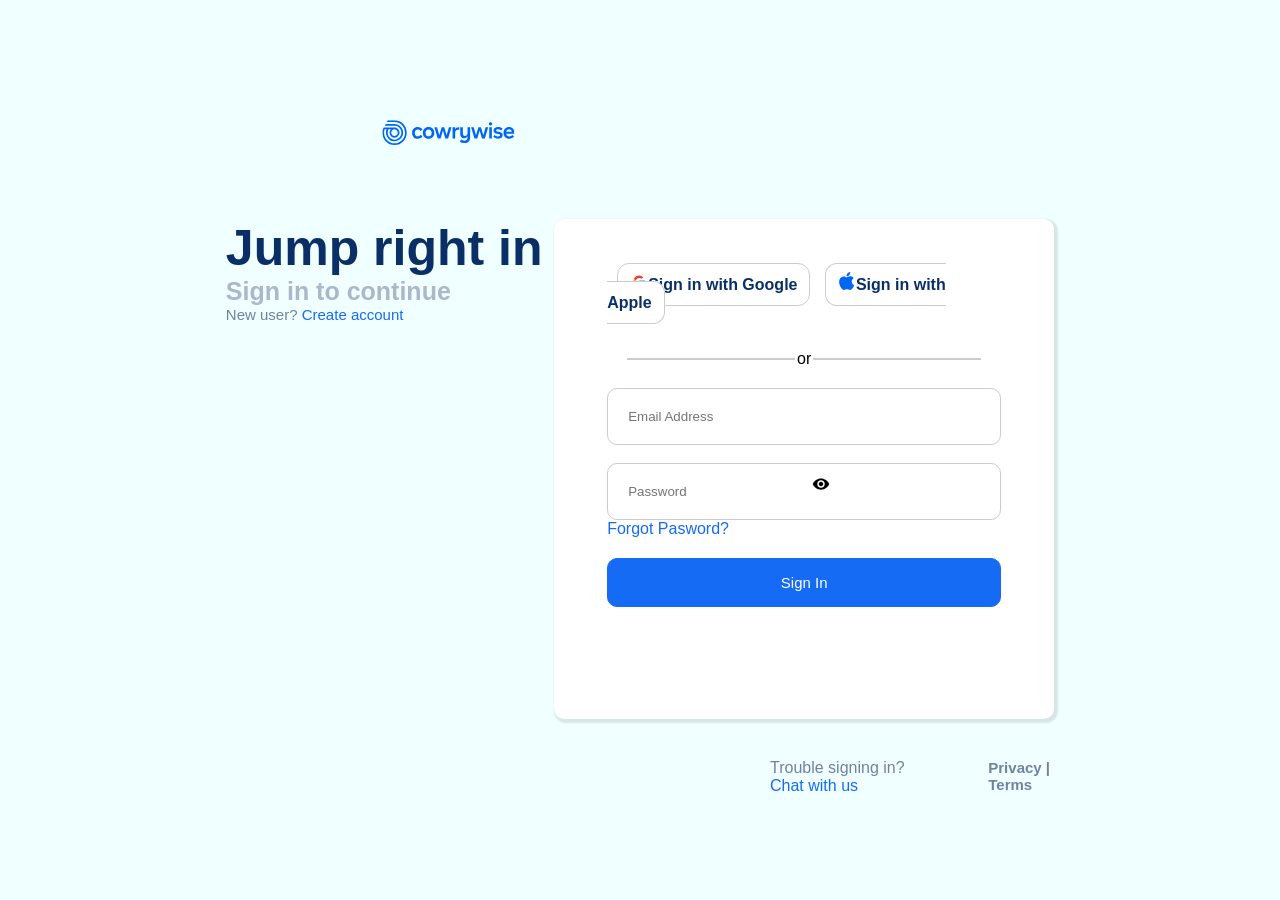
<file: Login.html>
<!DOCTYPE html>
<html lang="en">

<head>
    <meta charset="UTF-8">
    <meta name="viewport" content="width=device-width, initial-scale=1.0">
    <title>My Cowrywise | Login</title>
    <link rel="stylesheet" href="sign-up.css">
    <link rel="icon" href="imgi_2_a5971d1b1fbb04e757204fbf07553916.png">
</head>

<body>
    <form action="index.html" class="head">
        <div class="logo-cowrywise">
            <img src="download (2).svg" alt="">
        </div>
        <div class="container-head">
            <div class="cover">
                <h1>Jump right in</h1>
                <p>Sign in to continue</p>
                <span>New user? <a href="sign-up.html">Create account</a></span>
            </div>
            <div class="page-1">
                <a href=""><img src="download (4).svg" alt="">Sign in with Google</a>
                <a href=""><img src="IMAGE/download (24).svg" alt="">Sign in with Apple</a><br><br>
                <div class="divider">
                    <hr><span>or</span>
                    <hr>
                </div>
                <input type="email" placeholder="Email Address" required><br><br>
                <input type="password" placeholder="Password" required><br>
                <img src="download (10).svg" alt="" class="eyes">
                <div class="password">
                    <p>Forgot Pasword?</p>
                    <button>Sign In</button>
                </div>
            </div>
        </div>
        <div class="content-side">
            <span>Trouble signing in? <a href="">Chat with us</a></span>
            <p>Privacy | Terms</p>
        </div>
    </form>
</body>

</html>
</file>
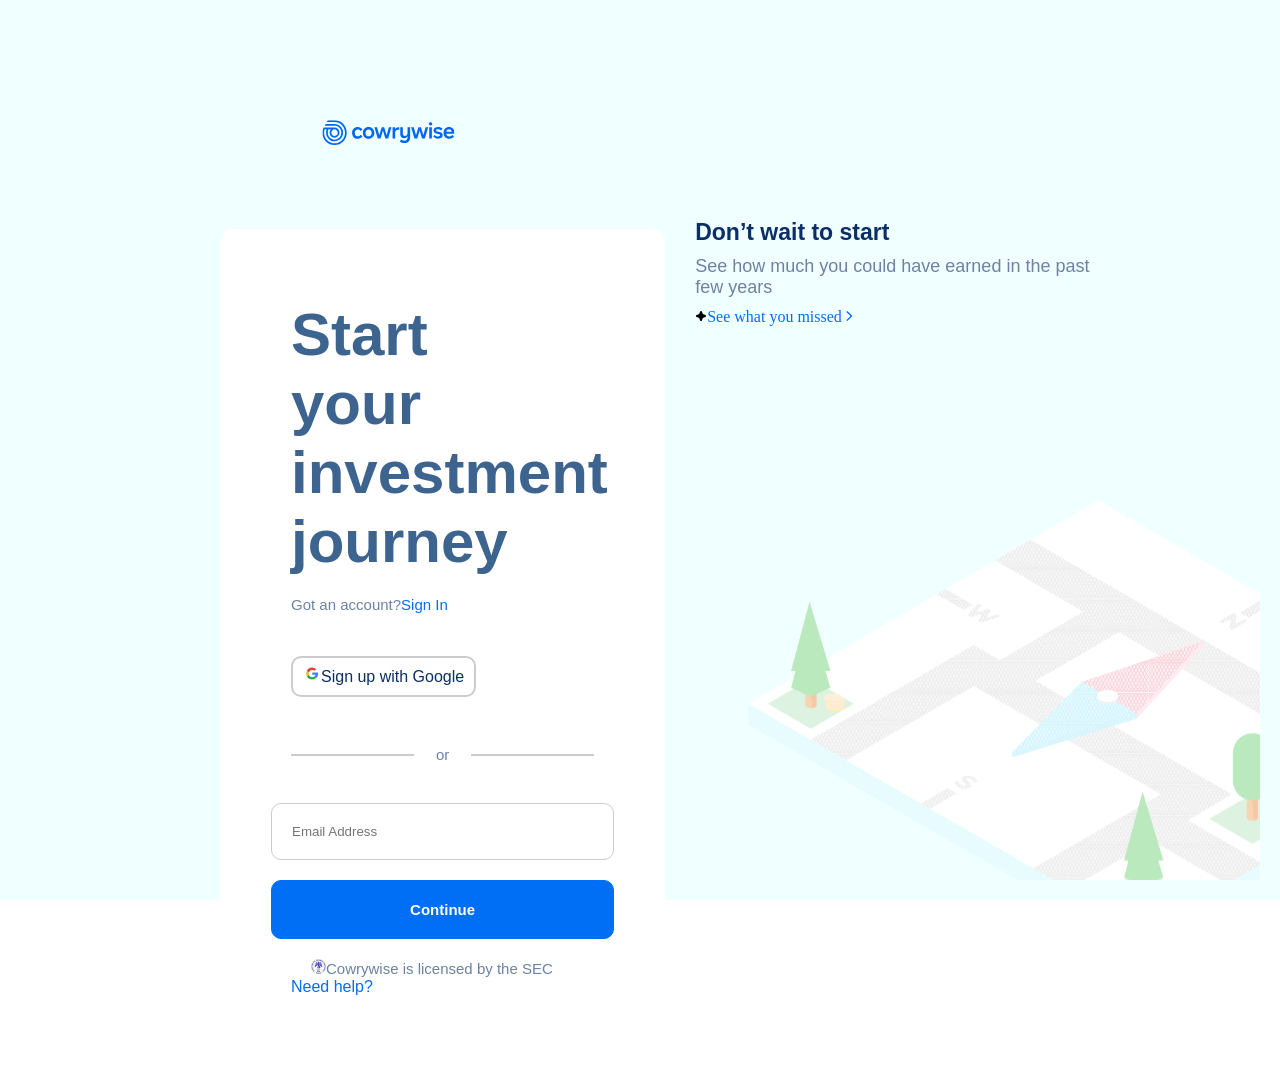
<file: sign-up.html>
<!DOCTYPE html>
<html lang="en">

<head>
    <meta charset="UTF-8">
    <meta name="viewport" content="width=device-width, initial-scale=1.0">
    <title>Sign-Up | Cowrywise</title>
    <link rel="stylesheet" href="sign-up.css">
    <link rel="icon" href="imgi_2_a5971d1b1fbb04e757204fbf07553916.png">
</head>

<body>
    <form action="Login.html">
        <div class="logo-image">
            <img src="download (2).svg" alt="">
        </div>
        <div class="container">
            <div class="journey">
                <h3>Start your investment journey</h3>
                <span>Got an account?<a href="Login.html">Sign In</a></span>
                <div class="google">
                    <a href=""><img src="download (4).svg" alt="">Sign up with Google</a>
                </div>
                <div class="divider">
                    <hr>
                    <span>or</span>
                    <hr>
                </div>
                <input type="email" placeholder="Email Address" required> <br>
                <button>Continue</button>
                <div class="cowrywise">
                    <span><img src="imgi_1_sec-logo.uViKvy1J.png" alt="" width="15px">Cowrywise is licensed by the SEC</span>
                    <a href="">Need help?</a>
                </div>
            </div>
            <div class="start">
                <h5>Don’t wait to start</h5>
                <p>See how much you could have earned in the past few years</p>
                <a href=""><img src="download (7).svg" alt="">See what you missed <img src="download (9).svg"
                        alt=""></a>
            </div>
        </div>
        <div class="cover-image">
            <img src="imgi_13_auth-bg.svg" alt="">
        </div>
        <img src="imgi_2_a5971d1b1fbb04e757204fbf07553916.png" alt="" width="40px" class="itheme">
    </form>

</body>

</html>
</file>
<file: style.css>
* {
    margin: 0;
    padding: 0;
    box-sizing: border-box;
}

/* LANDING PAGE  */

.dropdown-menu{
    width: 600px;
    background-color:  rgb(255, 255, 255);
}
.dropdown-menu li a{
    color: #1f2a44;
    font-weight: 500;
}
.dropdown-menu p{
    width: 300px;
    font-size: 15px;
    color: #8598b3;
    font-weight: 500;
    text-align: center;
}
.dropdown-menu li a:hover{
    color: rgb(0, 102, 245);
    font-weight: 500;
}
.dropdown-menu p:hover{
    width: 300px;
    font-size: 15px;
    color: rgb(0, 102, 245) ;
    font-weight: 500;
    text-align: center;
}
.drop p{
    text-align: justify;
    margin-left: 20px;
}
.with{
    margin-left: 30px;
}
.with-god{
    margin-left: 20px;
}
.par{
    margin-left: 30px;
}
.nav-link{
    font-size: 20px;
    font-weight: 450 !important;
}
.dropdown-menu button{
    width: 50px;
    border: 1px solid #5ac8fa;
    background-color: #5ac8fa;
    color: white;
    border-radius: 10px;
    font-weight: bold;
}

.d-flex {
    display: flex;
    margin-left: 450px;
    gap: 30px;
    align-items: center;
}

.d-flex a {
    text-decoration: none;
    color: rgb(0, 102, 245) !important;
    font-family: 'Segoe UI', Tahoma, Geneva, Verdana, sans-serif;
    font-weight: 700;
    font-weight: bold !important;
}

.d-flex button {
    background-color: rgb(0, 102, 245);
    border: 1px solid rgb(0, 102, 245);
    padding: 12px;
    font-weight: 700;
    color: white;
    width: 150px;
    border-radius: 10px;
    box-shadow: 2px 2px 2px 2px rgba(0, 0, 0, 0.01);
}

.d-flex button a {
    text-decoration: none;
    color: white !important;
    font-family: 'Segoe UI', Tahoma, Geneva, Verdana, sans-serif;
    font-weight: 700;
    
} 

.page-1 {
    width: 100%;
    height: 80vh;
    padding: 20px;
    background: url(IMAGE/download\ \(34\).svg);
    background-repeat: no-repeat;
    background-position: center;
    background-size: cover;
}

.page-1 img {
    height: 80vh;
    position: absolute;
    top: 100px;
}

.hero-section {
    width: 100%;
    padding: 20px;
    margin-top: 200px;
    display: flex;
    flex-direction: column;
    justify-content: center;
    align-items: center;
}

.hero-section h1 {
    width: 490px;
    text-align: center;
    font-size: 55px;
    color: rgb(8, 38, 82);
    font-weight: 500;
    font-family: 'Segoe UI', Tahoma, Geneva, Verdana, sans-serif;
}

.hero-section p {
    width: 100%;
    text-align: center;
    color: rgb(108, 130, 163);
    font-size: 18px;
    font-family: 'Segoe UI', Tahoma, Geneva, Verdana, sans-serif;
    margin-top: 10px;
}

.hero-section a {
    width: 15%;
    padding: 20px;
    background-color: rgb(0, 102, 245);
    border: 1px solid rgb(0, 102, 245);
    border-radius: 10px;
    text-decoration: none;
    color: white;
    text-align: center;
    font-weight: 600;
    margin-top: 30px;
}


.page-2 {
    width: 100%;
    padding: 100px;
    background-color: rgb(255, 255, 255);
}

.grow-cover {
    width: 80%;
    padding: 40px;
    margin: auto;
    background-color: rgb(255, 255, 255);
    display: flex;
    gap: 30px;
    align-items: center;
    justify-content: space-around;
}

.grow-cover h2 {
    color: rgb(8, 38, 82);
    font-family: 'Segoe UI', Tahoma, Geneva, Verdana, sans-serif;
    font-size: 40px;
    font-weight: 500;
}

.grow-cover p {
    color: rgb(8, 39, 97);
    font-size: 20px;
    font-family: 'Segoe UI', Tahoma, Geneva, Verdana, sans-serif;
}

.grow-cover a {
    width: 20%;
    padding: 20px;
    background-color: rgb(0, 102, 245);
    border: 1px solid rgb(0, 102, 245);
    border-radius: 10px;
    text-decoration: none;
    color: white;
    text-align: center;
    font-weight: 600;
}

.card-cover {
    width: 100%;
    padding: 20px;
    margin: auto;
    display: flex;
    justify-content: center;
    align-items: center;
    gap: 20px;

}

.cdn {
    width: 420px;
    height: 420px;
    background: #e9edf3;
    border-radius: 28px;
    padding: 20px;
    position: relative;
    overflow: hidden;
}

.header {
    font-size: 22px;
    font-weight: 600;
    color: #1f2a44;
    display: flex;
    align-items: center;
    gap: 8px;
}

.visual {
    position: relative;
    width: 100%;
    height: 300px;
    margin-top: 10px;
}

.visual img {
    position: absolute;
    width: 80%;
    bottom: 0;
    left: -12%;
    object-fit: contain;
}

.floating-text {
    display: flex;
    align-items: center;
    gap: 10px;
    position: absolute;
    bottom: 20px;
    left: 20px;
    right: 20px;
    background: #ffffff;
    padding: 18px;
    border-radius: 18px;
    font-size: 14px;
    color: #6b7280;
    line-height: 1.5;
    box-shadow: 0 10px 25px rgba(0, 0, 0, 0.08);
}
.floating-text img{
    width: 50px;
    height: 50px;
    border-radius: 50%;
    background-color: #f5f6fa;
    animation: floatUp 3s ease-in-out infinite;
}
@keyframes floatUp {
    0%{
        transform: translateY(0);
    }
    50%{
        transform: translateY(-8px);
    }
    100%{
        transform: translateY(0);
    }
    
}


.page-3 {
    width: 100%;
    padding: 20px;
    background-color: rgb(255, 255, 255);
}

.backed {
    width: 75%;
    padding: 40px;
    margin: auto;
    display: flex;
    gap: 30px;
    justify-content: center;
    align-items: center;
}

.backed h2 {
    width: 50%;
    font-size: 40px;
    color: rgb(8, 38, 82);
    font-family: 'Segoe UI', Tahoma, Geneva, Verdana, sans-serif;
    font-weight: 500;
}

.backed p {
    width: 100%;
    color: rgb(8, 39, 97);
    font-size: 20px;
    font-family: 'Segoe UI', Tahoma, Geneva, Verdana, sans-serif;
}

.backed button {
    width: 25%;
    padding: 20px;
    background-color: rgb(0, 102, 245);
    border: 1px solid rgb(0, 102, 245);
    border-radius: 10px;
    text-decoration: none;
    color: white;
    text-align: center;
    font-weight: 600;
}

.results {
    width: 20%;
    height: 50vh;
    padding: 20px;
    margin: auto;
    border-radius: 20px;
    background-color: grey;
}

.Primary-section {
    padding: 50px 20px;
    position: relative;
    overflow: visible;
}

.Primary-container {
    width: 70%;
    margin: auto;
}

.Primary-layout {
    display: flex;
    gap: 20px;
    align-items: stretch;
}

.cover-Card {
    background: #e6ebf2;
    border-radius: 30px;
    position: relative;
    overflow: hidden;
}

.Primary-left {
    width: 320px;
    height: 620px;
    overflow: hidden;
}
.phone-wrapper {
    position: absolute;
    inset: 0;
    display: flex;
    justify-content: center;
    align-items: flex-start;
}
.phone-img {
    position: absolute;
    top: -280px;
    left: 50%;
    transform: translateX(-50%);

    width: 100%;
    height: auto;
    object-fit: contain;
}

.floating-badge {
    position: absolute;
    bottom: 230px;
    right: 5px;
    width: 85px;
    animation: float 3s ease-in-out infinite;
}

.left-rotate {
    position: absolute;
    bottom: -80px;
    left: -50px;
    width: 220px;
    animation: spin 14s linear infinite;
}

.Primary-middle {
    flex: 1;
    display: flex;
    flex-direction: column;
    gap: 30px;
}

.Primary-top {
    height: 295px;
}

.Primary-bottom {
    height: 295px;
}

.text {
    padding: 40px;
}

.text h2 {
    font-size: 32px;
    color: #0b2c5f;
    margin: 0;
}

.text p {
    margin-top: 40px;
    color: #6c7a90;
}

.Primary-img {
    width: 100%;
    height: 100%;
    object-fit: cover;
}

.round {
    position: absolute;
    bottom: -60px;
    right: -60px;
    width: 200px;
    animation: spin 12s linear infinite;
}

.right {
    width: 320px;
    margin-left: -80px;
    height: 620px;
    transform: translateX(90px);
}

@keyframes spin {
    from {
        transform: rotate(0deg);
    }

    to {
        transform: rotate(360deg);
    }
}

@keyframes float {

    0%,
    100% {
        transform: translateY(0);
    }

    50% {
        transform: translateY(-10px);
    }
}

@media (max-width: 1000px) {
    .Primary-layout {
        flex-direction: column;
    }

    .Primary-left,
    .Primary-right {
        width: 100%;
        height: 400px;
    }

    .Primary-right {
        transform: none;
        margin-top: 0;
    }
}

.page-4 {
    width: 100%;
    padding: 20px;
    background-color: rgb(255, 255, 255);
}

.readers {
    width: 100%;
    padding: 30px;
    text-align: center;
    font-size: 50px;
    color: rgb(8, 38, 82);
    font-family: 'Segoe UI', Tahoma, Geneva, Verdana, sans-serif;
    font-weight: 500;
}

.slider {
    overflow: hidden;
    width: 100%;
}

.slide-track {
    display: flex;
    gap: 20px;
    width: calc(300px * 6);
    animation: scroll 15s linear infinite;
}

.card {
    min-width: 500px !important;
    height: 160px;
    background: rgb(255, 255, 255) !important;
    border-radius: 15px;
    padding: 25px;
    display: flex;
    flex-direction: column;
    justify-content: center;
    margin-bottom: 80px;
}

.quote {
    color: rgb(0, 102, 245);
    font-size: 30px;
    font-weight: bold;
}

.card h3 {
    width: 100% !important;
    color: rgb(0, 102, 245);
    font-size: 40px;
    line-height: 1.4;
    margin-top: 10px;
}

@keyframes scroll {
    0% {
        transform: translateX(0);
    }

    100% {
        transform: translateX(-50%);
    }
}

.page-5 {
    width: 100%;
    padding: 20px;
    background-color: rgb(0, 81, 255);
}

.Time-cover {
    width: 80%;
    padding: 20px;
    margin: auto;
    display: flex;
    justify-content: center;
    align-items: center;
    gap: 50px;
    font-family: 'Segoe UI', Tahoma, Geneva, Verdana, sans-serif;
}

.Time-cover h2 {
    width: 300px;
    color: rgb(255, 255, 255);
    font-size: 40px;
    font-weight: 500;
}

.Time-1 strong {
    font-size: 16px;
    font-weight: 500;
    color: rgb(255, 247, 255);
}

.Time-1 p {
    font-size: 15px;
    color: rgb(255, 247, 255);
}

.Time-2 a {
    width: 20%;
    padding: 20px;
    text-decoration: none;
    font-family: 'Segoe UI', Tahoma, Geneva, Verdana, sans-serif;
    font-weight: 600;
    border-radius: 15*px;
    color: rgb(12, 40, 84);
    border-radius: 12px;
    background-color: rgb(255, 247, 255);
}

.branch-1 {
    width: 100%;
    padding: 20px;
    height: 250px;
    font-family: 'Segoe UI', Tahoma, Geneva, Verdana, sans-serif;
    border: 1px solid rgb(0, 102, 245);
    border-radius: 20px;
    background-color: rgb(0, 102, 245);
    text-align: center;
}

.branch-1 span {
    color: rgb(10, 157, 255);
}

.branch-1 span select {
    color: rgb(240, 255, 253);
    background-color: rgb(0, 102, 245);
    border-top: none;
    border-collapse: collapse;
    border: none;
    border-bottom: 2px white;
}

.bg-1 {
    display: flex;
    align-items: center;
    gap: 30px;
}

.branch-2 {
    width: 200px;
    height: 60px;
}

.branch-2 input {
    width: 200px;
    height: 60px;
    padding-left: 10px;
    border-top: none;
    border-left: none;
    border-right: none;
    border-color: rgb(79, 161, 255);
    letter-spacing: 5px;
    background-color: transparent;
}

.branch-2 input,
::placeholder {
    color: white;
    font-size: 30px;
    font-weight: bold;
    background-color: transparent
}

.bg-2 select {
    width: 100px;
    padding: 12px;
    border-radius: 10px;
    border: 1px solid rgb(21, 95, 199);
    color: white;
    text-align: center;
    background-color: transparent;
    font-weight: 500;
    font-family: 'Segoe UI', Tahoma, Geneva, Verdana, sans-serif;
}

.Today-cover {
    width: 500px;
    padding: 20px;
    height: 250px;
    display: flex;
    gap: 50px;
    border-radius: 15px;
    background-color: rgb(214, 255, 235);
}

.Today-cover p span {
    font-family: 'Segoe UI', Tahoma, Geneva, Verdana, sans-serif;
    font-size: 40px;
    font-weight: 600;
    color: rgb(0, 130, 54);
}

.Today-cover p {
    font-size: 15px;
    font-weight: 400;
    font-family: 'Segoe UI', Tahoma, Geneva, Verdana, sans-serif;
    color: rgb(0, 130, 54);
}

.earned-cover {
    width: 30%;
    padding: 20px;
    height: 250px;
    border-radius: 20px;
    font-family: 'Segoe UI', Tahoma, Geneva, Verdana, sans-serif;
    background-color: rgb(0, 102, 245);
}

.earned-cover span {
    color: rgb(141, 193, 252);
    font-size: 15px;

}

.earned-cover p {
    font-size: 30px;
    color: rgb(141, 193, 252);
}

.page-5-cover {
    width: 80%;
    padding: 50px;
    margin: auto;
    justify-content: center;
    align-items: center;
    display: flex;
    gap: 30px;
}

.page-6 {
    width: 100%;
    padding: 50px;
    background-color: rgb(255, 255, 255);
}

.video-cover {
    width: 80%;
    padding: 50px;
    background-color: rgb(255, 255, 255);
    margin: auto;
    display: flex;
    justify-content: center;
    align-items: center;
    gap: 50px;
    font-family: 'Segoe UI', Tahoma, Geneva, Verdana, sans-serif;
}

.video-cover h2 {
    font-size: 50px;
    color: rgb(8, 38, 82);
    font-weight: 500;

}

.video-cover p {
    width: 100%;
    color: rgb(8, 38, 82);
    font-size: 20px;
}


.testimonial-section {
    width: 100%;
    padding: 80px 40px;
    overflow: hidden;
}

.testimony-1 {
    width: 100%;
    margin: auto;
    display: flex;
    gap: 30px;
    align-items: center;
    justify-content: center;
    position: relative;
}


.test {
    position: relative;
    width: 310px;
    height: 350px;
    border-radius: 20px;
    overflow: hidden;
    flex-shrink: 0;
    transition: 0.5s ease;
}

.test img {
    width: 100%;
    height: 100%;
    object-fit: cover;
}


.fa-play{
    position: absolute;
    top: 50px;
    left: 460px;
    width: 350px;
    color: white;
}
#play-1{
    position: absolute;
    top: 50px;
    left: 820px;
}
#play-2{
    position: absolute;
    top: 50px;
    left: 1155px;
}
#play-3{
    position: absolute;
    top: 50px;
    left: 1480px;
}

.overlay {
    position: absolute;
    bottom: 0;
    padding: 20px;
    color: white;
    background: linear-gradient(to top, rgba(0, 0, 0, 0.6), transparent);
    width: 100%;
}

.overlay p {
    font-size: 16px;
    font-weight: bold;
}

.overlay span {
    font-size: 12px;
}

.page-7 {
    width: 100%;
    padding: 20px;
    background-color: rgb(255, 255, 255);
}

.growing-cover {
    width: 80%;
    padding: 20px;
    background-color: rgb(255, 255, 255);
    margin: auto;

}

.grow-1 {
    display: flex;
    justify-content: center;
    align-items: center;
    flex-direction: column;
    font-family: 'Segoe UI', Tahoma, Geneva, Verdana, sans-serif;
}

.grow-1 h3 {
    color: rgb(130, 159, 186);
    font-size: 40px;
    font-weight: 500;
}

.grow-1 a {
    width: 100%;
    text-align: center;
    text-decoration: none;
    font-size: 55px;
    color: rgb(0, 102, 245);
}

.contact-cover {
    width: 100%;
    padding: 20px;
    background-color: rgb(255, 255, 255);
}

.contact-1 {
    width: 80%;
    padding: 20px;
    background-color: rgb(255, 255, 255);
    margin: auto;
    display: flex;
    justify-content: center;
    gap: 50px;
}

.con-1 {
    width: 50%;
    padding: 20px;
    background-color: rgb(255, 255, 255);
    height: 250px;
}

.con-1 p {
    color: rgb(142, 139, 163);
    font-weight: 500;
    font-size: 14px;
}

.con2 a {
    color: rgb(10, 47, 102);
    padding: 12px;
    font-size: 12px;
    text-decoration: none;
    font-weight: 600;
    font-family: 'Segoe UI', Tahoma, Geneva, Verdana, sans-serif;
    border: 1px solid #ccc;
    border-radius: 12px;
    background-color: white;
}

.con2 img {
    width: 18px;
    height: 18px;
}

.con-3 {
    width: 100%;
    padding: 20px;
    display: flex;
}

.con-4 {
    width: 100%;
    display: flex;
    flex-direction: column;
    font-family: 'Segoe UI', Tahoma, Geneva, Verdana, sans-serif;
}

.con-4 h6 {
    color: rgb(8, 38, 82);
    font-size: 15px;
    font-weight: 500;
}

.con-4 a {
    text-decoration: none;
    color: rgb(142, 139, 163);
    font-size: 14px;
    line-height: 2;
}

.page-8{
    width: 100%;
    padding: 20px;
    background-color: rgb(252, 255, 252);
}
.footer-section{
    width: 80%;
    padding: 20px;
    background-color: rgb(252, 255, 252);
    margin: auto;
}
.social-icons{
    display: flex;
    gap: 10px;
    color: rgb(108, 130, 163);
}
.page-81{
    width: 100%;
    display: flex;
    margin-top: 50px;
    font-family: 'Segoe UI', Tahoma, Geneva, Verdana, sans-serif;
    justify-content: space-between;
}
.page-81 p{
    font-size: 15px;
    color: rgb(108, 130, 163);
    font-weight: 500;
}
.page-82{
    width: 10%;
    padding: 5px;
    background-color: rgb(255, 255, 255);
    border: 2px solid rgb(255, 255, 255);
    height: 55px;
    box-shadow: 2px 2px 2px 2px rgba(0, 0, 0, 0.11);
    border-radius: 12px;
    text-align: center;
    font-family: 'Segoe UI', Tahoma, Geneva, Verdana, sans-serif;
}
.page-82 span{
    font-size: 15px;
    font-weight: bold;
    color: rgb(108, 130, 163);
}
.page-82 p{
    color: black;
    margin-left: 20px;
    font-weight: bold;
    font-size: 12px;
}
.page-footer{
    width: 100%;
    margin-top: 50px;
    color: #97a9be;
    font-size: 14px;
    font-weight: 400;
    font-family: 'Segoe UI', Tahoma, Geneva, Verdana, sans-serif;
}
.page-footer a{
    text-decoration: none;
    color: #0067f5;
    font-weight: 450;
}
.footer{
    width: 100%;
    padding: 10px;
    background-color: rgb(252, 255, 252);
    display: flex;
    align-items: center;
    border: 3px solid rgb(252, 255, 252);
    justify-content: space-around;
    position: fixed;
    bottom: 0;
}
.footer span{
    color:  #97a9be;

}
.footer a{
    text-decoration: none;
    color: #97a9be;
}
.footer span a{
    color:  #0067f5;
    margin-right: 30px;
}
.learn{
    display: flex;
    gap: 10px;
}






/* RESPONSIVENESS FOR LANDING PAGE */
@media screen and (max-width: 768px) {
    .navbar {
        width: 100%;
        padding: 20px;
        position: sticky;
        top: 0;
        z-index: 100;
    }
    .d-flex {
    margin-left: 5px;
}

    .navbar-brand img {
        margin-left: 30px;
    }

    .navbar-toggler {
        margin-right: 30px;
    }

    .page-1 {
        width: 100%;
        height: 70vh;
    }

    .hero-section {
        width: 100%;
        padding: 20px;
        margin-top: 100px;
    }

    .hero-section h1 {
        width: 100%;
        font-size: 35px;
    }

    .hero-section p {
        width: 100%;
        font-weight: 500;
    }

    .hero-section a {
        width: 80%;
        padding: 15px;
        box-shadow: 5px 5px 5px 5px rgba(0, 0, 0, 0.1);
    }

    .page-2 {
        width: 100%;
        padding: 20px;
    }

    .grow-cover {
        width: 100%;
        padding: 20px;
        margin: auto;
        flex-direction: column;
    }

    .grow-cover p {
        color: rgb(8, 39, 97);
        font-size: 18px;
        font-family: 'Segoe UI', Tahoma, Geneva, Verdana, sans-serif;
    }

    .grow-cover a {
        width: 50%;
        padding: 20px;
        margin-left: -150px;
    }

    .card-cover {
        width: 100%;
        padding: 20px;
        margin: auto;
        flex-direction: column;
        gap: 30px;

    }

    .cdn {
        width: 100%;
        height: 420px;
    }

    .visual img {
        position: absolute;
        width: 100%;

    }

    .page-3 {
        width: 100%;
        padding: 20px;
        background-color: rgb(255, 255, 255);
    }

    .backed {
        width: 100%;
        padding: 20px;
        margin: auto;
        flex-direction: column;
        gap: 20px;
    }

    .backed h2 {
        width: 100%;
        font-size: 35px;
    }

    .backed p {
        font-size: 18px;
    }

    .backed button {
        width: 50%;
        padding: 20px;
        margin-left: -150px;
        background-color: rgb(0, 102, 245);
        border: 1px solid rgb(0, 102, 245);
        border-radius: 10px;
        text-decoration: none;
        color: white;
        text-align: center;
        font-weight: 600;
    }

    .page-1 img {
        display: none;
    }

    .page-5 {
        width: 100%;
        padding: 20px;
        margin: auto;
        background-color: rgb(0, 81, 255);
    }

    .Time-cover {
        width: 100%;
        padding: 20px;
        flex-direction: column;
        gap: 20px;
    }

    .Time-cover h2 {
        width: 100%;
        color: rgb(255, 255, 255);
        font-size: 30px;
        font-weight: 500;
    }

    .Time-1 p {
        margin-top: 10px;
        font-size: 15px;
        color: rgb(255, 247, 255);
    }

    .Time-2 a {
        width: 100%;
        margin-right: 140px;
    }


    .branch-1 {
        width: 100%;
        padding: 20px;
        margin: auto;
    }

    .branch-1 span {
        font-size: 12px;
        color: rgb(10, 157, 255);
    }

    .branch-1 span select {
        color: rgb(240, 255, 253);
        background-color: rgb(0, 102, 245);
        border-top: none;
        border-collapse: collapse;
        border: none;
        border-bottom: 2px white;
    }

    .bg-1 {
        width: 100%;
        display: flex;
        align-items: center;
        gap: 20px;
    }

    .branch-2 {
        width: 100%px;
        height: 60px;
    }

    .branch-2 input {
        width: 100%;
        height: 60px;
        padding-left: 10px;
        border-top: none;
        border-left: none;
        border-right: none;
        border-color: rgb(79, 161, 255);
        letter-spacing: 2px;
        background-color: transparent;
    }

    .bg-2 select {
        width: 100%;
    }

    .page-5-cover {
        width: 100%;
        padding: 20px;
        flex-direction: column;
    }

    .Today {
        width: 100%;
    }

    .Today-cover {
        width: 100%;
        padding: 20px;
        height: 250px;
        display: flex;
        gap: 10px;
    }

    .Today-cover p span {
        font-family: 'Segoe UI', Tahoma, Geneva, Verdana, sans-serif;
        font-size: 15px;
        font-weight: 700;
        color: rgb(0, 130, 54);
    }

    .Today-cover p {
        font-size: 10px;
        font-weight: 400;
        font-family: 'Segoe UI', Tahoma, Geneva, Verdana, sans-serif;
        color: rgb(0, 130, 54);
    }

    .earned-cover {
        width: 100%;
        padding: 20px;
        height: 250px;
        border-radius: 20px;
        font-family: 'Segoe UI', Tahoma, Geneva, Verdana, sans-serif;
        background-color: rgb(0, 102, 245);
    }

    .earned-cover span {
        color: rgb(141, 193, 252);
        font-size: 15px;

    }

    .earned-cover p {
        font-size: 30px;
        color: rgb(141, 193, 252);
    }

    .readers {
        width: 100%;
        padding: 30px;
        text-align: center;
        font-size: 25px;
        color: rgb(8, 38, 82);
        font-family: 'Segoe UI', Tahoma, Geneva, Verdana, sans-serif;
        font-weight: 500;
    }

    .Primary-section {
        width: 100%;
        padding: 20px;
}

.Primary-container {
    width: 100%;
    padding: 20px;
    margin: auto;
}

.right {
    width: 320px;
    margin-left: -100px;
    height: 620px;
    transform: translateX(90px);
}

@keyframes spin {
    from {
        transform: rotate(0deg);
    }

    to {
        transform: rotate(360deg);
    }
}

@keyframes float {

    0%,
    100% {
        transform: translateY(0);
    }

    50% {
        transform: translateY(-10px);
    }
}

@media (max-width: 1000px) {
    .Primary-layout {
        flex-direction: column;
    }

    .Primary-left,.Primary-right {
        width: 100%;
        height: 400px;
    }

    .Primary-right {
        transform: none;
        margin-top: 0;
    }
}

.page-6 {
    width: 100%;
    padding: 20px;
}

.video-cover {
    width: 100%;
    padding: 20px;
    margin: auto;
    flex-direction: column;
    gap: 30px;
}

.video-cover h2 {
    font-size: 30px;
    color: rgb(8, 38, 82);
    font-weight: 500;

}

.video-cover p {
    width: 100%;
    color: rgb(8, 38, 82);
    font-size: 20px;
}


.testimonial-section {
    width: 100%;
    padding: 80px 40px;
    overflow: hidden;
}

.testimony-1 {
    width: 100%;
    margin: auto;
    display: flex;
    gap: 30px;
    align-items: center;
    justify-content: center;
    position: relative;
}


.test {
    position: relative;
    width: 310px;
    height: 350px;
    border-radius: 20px;
    overflow: hidden;
    flex-shrink: 0;
    transition: 0.5s ease;
}

.test img {
    width: 100%;
    height: 100%;
    object-fit: cover;
}

.page-7 {
    width: 100%;
    padding: 20px;
}

.growing-cover {
    width: 100%;
    padding: 20px;
    margin: auto;

}

.grow-1 h3 {
    color: rgb(130, 159, 186);
    font-size: 25px;
    font-weight: 500;
}

.grow-1 a {
    width: 100%;
    text-align: center;
    text-decoration: none;
    font-size: 30px;
    color: rgb(0, 102, 245);
}

.contact-cover {
    width: 100%;
    background-color: rgb(255, 255, 255);
}

.contact-1 {
    width: 100%;
    margin: auto;
    flex-direction: column;
    gap: 30px;
}

.con-1 {
    width: 100%;
    padding: 20px;
}

.con-1 p {
    color: rgb(142, 139, 163);
    font-weight: 500;
    font-size: 14px;
}
.con2{
    width: 100%;
    display: flex;
    gap: 10px;
}
.con2 a {
    width: 100%;
    color: rgb(10, 47, 102);
    padding: 10px;
    font-size: 6px;
    text-decoration: none;
}

.con2 img {
    width: 10px;
    height: 10px;
}

.con-3 {
    width: 100%;
    padding: 20px;
    display: flex;
    flex-direction: column;
}

.con-4 {
    width: 100%;
    display: flex;
    font-family: 'Segoe UI', Tahoma, Geneva, Verdana, sans-serif;
}

.con-4 h6 {
    color: rgb(8, 38, 82);
    font-size: 15px;
    font-weight: 500;
}

.con-4 a {
    text-decoration: none;
    color: rgb(142, 139, 163);
    font-size: 14px;
    line-height: 2;
}
.footer{
    width: 100%;
    background-color: rgb(252, 255, 252);
    flex-direction: column;
    font-size: 12px;
    
}

.page-8{
    width: 100%;
    padding: 20px;
    background-color: rgb(252, 255, 252);
}
.footer-section{
    width: 80%;
    padding: 20px;
    background-color: rgb(252, 255, 252);
    margin: auto;
}
.social-icons{
    display: flex;
    gap: 10px;
    color: rgb(108, 130, 163);
}
.page-81{
    width: 100%;
    flex-direction: column;

}

.page-82{
    width: 100%;
}
.page-82 p{
    color: black;
    margin-left: 20px;
    font-weight: bold;
    font-size: 12px;
}
.page-footer{
    width: 100%;
    margin-top: 50px;
    color: #97a9be;
    font-size: 14px;
    font-weight: 400;
    font-family: 'Segoe UI', Tahoma, Geneva, Verdana, sans-serif;
}
.page-footer a{
    text-decoration: none;
    color: #0067f5;
    font-weight: 450;
}
.footer span{
    color:  #97a9be;
}
.footer a{
    text-decoration: none;
    color: #97a9be;
}
.footer span a{
    color:  #0067f5;
    margin-right: 30px;
}
.learn{
    display: flex;
    gap: 10px;
}

.dropdown-menu{
    width: 350px;
}
.drop-cover{
    flex-direction: column;
    gap: 10px;
}



}
</file>
<file: sign-up.css>
/* SIGN-UP STYLING */
* {
    margin: 0;
    padding: 0;
    box-sizing: border-box;
}

form {
    width: 100%;
    height: 100vh;
    padding: 100px 200px;
    background-color: azure;
}
.logo-image {
    width: 100%;
    padding: 20px;
}

.logo-image img {
    margin-left: 90px;
    margin-bottom: 30px;
}


.container {
    width: 100%;
    padding: 20px;
    display: flex;
    justify-content: space-around;
    gap: 30px;
}

.journey {
    width: 53%;
    padding: 50px;
    margin-top: 10px;
    font-family: 'Segoe UI', Tahoma, Geneva, Verdana, sans-serif;
    background-color: white;
    border: 1px solid white;
    border-radius: 12px;
}

.journey h3 {
    width: 80%;
    padding: 20px;
    font-size: 60px;
    color: rgb(61, 99, 143);
    font-family: 'Segoe UI', Tahoma, Geneva, Verdana, sans-serif;
}

.journey span {
    padding: 20px;
    margin-top: 30px;
    color: rgb(108, 130, 163);
    font-size: 15px;
}

.journey a {
    text-decoration: none;
    color: rgb(0, 110, 245);
}

.google {
    width: 100%;
    padding: 20px;
    margin-top: 30px;
    font-family: 'Segoe UI', Tahoma, Geneva, Verdana, sans-serif;
}

.google a {
    color: rgb(10, 47, 102);
    padding: 10px;
    border-radius: 10px;
    font-weight: 500;
    border: 2px solid #ccc;
    background-color: white;
}

.google img {
    width: 18px;
    height: 18px;
}

.divider {
    width: 100%;
    padding: 20px;
    display: flex;
    align-items: center;
    justify-content: center;
    gap: 2px;
}

.divider hr {
    width: 50%;
    border: 0.5px solid #ccc;
}

.divider span {
    margin-top: auto;
}

.journey input {
    border: 1px solid #ccc;
    width: 100%;
    margin: 0 auto;
    padding: 20px;
    border-radius: 10px;
}
.journey input:focus{
    border-color: blue;
    outline: none;
}

.journey button {
    width: 100%;
    padding: 20px;
    border: 1px solid rgb(0, 110, 245);
    text-align: center;
    border-radius: 10px;
    color: white;
    font-size: 15px;
    font-weight: 600;
    margin-top: 20px;
    background-color: rgb(0, 110, 245);
}
.start h5 {
    color: rgb(10, 47, 102);
    font-size: 23px;
    font-family: 'Segoe UI', Tahoma, Geneva, Verdana, sans-serif;
}

.start p {
    width: 400px;
    color: rgb(113, 129, 163);
    font-size: 18px;
    font-weight: 500;
    margin-top: 10px;
    margin-bottom: 10px;
    font-family: 'Segoe UI', Tahoma, Geneva, Verdana, sans-serif;
}

.start a {
    text-decoration: none;
    color: rgb(0, 110, 245);
}
.cover-image img{
    width: 40%;
    position: absolute;
    right: 20px;
    top: 500px;
}
.cowrywise{
    width: 100%;
    padding: 20px;
    display: block;
    gap: 30px;
}
.itheme{
    position: absolute;
    top: 900px;
    left: 1800px;
    border-radius: 50%;
}





/* RESPONSIVENESS FOR SIGN-UP PAGE */
@media screen and (max-width:760px) {
    form {
    width: 100%;
    padding: 20px;
    margin: auto;
}
.logo-image img {
    margin: auto;
}

.container {
    width: 100%;
    padding: 20px;
    flex-direction: column;
}

.journey {
    width: 100%;
    padding: 20px;
}

.journey h3 {
    width: 100%;
    padding: 20px;
    font-size: 35px;
    color: rgb(61, 99, 143);
    font-family: 'Segoe UI', Tahoma, Geneva, Verdana, sans-serif;
}

.journey span {
    padding: 20px;
    margin-top: 30px;
    color: rgb(108, 130, 163);
    font-size: 15px;
}

.google {
    margin-top: 20px;
}

.divider {
    width: 100%;
    padding: 10px;
}

.divider hr {
    width: 50%;
    border: 0.5px solid #ccc;
}

.journey input {
    border: 1px solid #ccc;
    width: 100%;
    margin: 0 auto;
    padding: 20px;
    border-radius: 10px;
}
.journey input:focus{
    border-color: blue;
    outline: none;
}

.journey button {
    width: 100%;
    padding: 20px;
    border: 1px solid rgb(0, 110, 245);
    text-align: center;
    border-radius: 10px;
    color: white;
    font-size: 15px;
    font-weight: 600;
    margin-top: 20px;
    background-color: rgb(0, 110, 245);
}
.start {
    width: 100%;
    padding: 20px;
    margin: auto;
    text-align: center;
}   
.start h5 {
    font-size: 20px;
}

.start p {
    width: 100%;
    padding: 20px;
    color: rgb(113, 129, 163);
    font-size: 12px;
    font-weight: 500;
    margin-top: 5px;
    font-family: 'Segoe UI', Tahoma, Geneva, Verdana, sans-serif;
}

.start a {
    text-decoration: none;
    color: rgb(0, 110, 245);
}
.cover-image img{
    display: none;
    
}
.itheme{
    position: absolute;
    top: 1000px;
    left: 300px;
    border-radius: 50%;
}
}



/* LOGIN PAGE STYLE */
.head {
    width: 100%;
    height: 100vh;
    padding: 100px 200px;
    background-color: azure;
}

.logo-cowrywise {
    width: 100%;
    padding: 20px;
}

.logo-cowrywise img {
    margin-left: 150px;
    margin-bottom: 30px;
}

.container-head {
    width: 100%;
    padding: 20px;
    display: flex;
    justify-content: space-around;
}

.cover {
    font-family: 'Segoe UI', Tahoma, Geneva, Verdana, sans-serif;
}

.cover h1 {
    color: rgb(10, 47, 102);
    font-size: 50px;
}

.cover p {
    color: rgb(171, 184, 204);
    font-size: 25px;
    font-weight: 600;
}

.cover span {
    color: rgb(112, 130, 161);
    font-size: 15px;
}

.cover a {
    color: rgb(22, 107, 245);
    text-decoration: none;
}

.page-1 {
    width: 500px;
    height: 500px;
    padding: 50px;
    border: 3px solid white;
    border-radius: 10px;
    box-shadow: 2px 2px 2px 2px rgba(0, 0, 0, 0.1);
    background-color: white;
    font-family: 'Segoe UI', Tahoma, Geneva, Verdana, sans-serif;
}

.page-1 a {
    color: rgb(10, 47, 102);
    padding: 12px;
    margin-left: 10px;
    text-decoration: none;
    font-weight: 600;
    font-family: 'Segoe UI', Tahoma, Geneva, Verdana, sans-serif;
    border: 1px solid #ccc;
    border-radius: 12px;
    background-color: white;
}

.page-1 img {
    width: 18px;
    height: 18px;
}

.page-1 input {
    width: 100%;
    padding: 20px;
    border-radius: 10px;
    background-color: white;
    border: 1px solid #ccc;
}
.page-1 input:focus{
    border-color: blue;
    outline: none;

}
.eyes{
    position: absolute ;
    top: 475px;
    right: 450px;
}

.password p {
    color: rgb(22, 107, 245);
}

.password button {
    width: 100%;
    margin-top: 20px;
    padding: 15px;
    color: white;
    border-radius: 10px;
    border: 1px solid rgb(22, 107, 245);
    background-color: rgb(22, 107, 245);
    font-family: 'Segoe UI', Tahoma, Geneva, Verdana, sans-serif;
    font-size: 15px;
    font-weight: 500;
}

.content-side {
    padding: 20px;
    display: flex;
    gap: 70px;
    margin-left: 550px;
    justify-content: center;
    font-family: 'Segoe UI', Tahoma, Geneva, Verdana, sans-serif;
}

.content-side span {
    color: rgb(112, 130, 161);
    font-weight: 500;
}

.content-side a {
    text-decoration: none;
    color: rgb(22, 107, 245);
}

.content-side p {
    color: rgb(112, 130, 161);
    font-weight: 600;
    font-size: 15px;
}



/* LOGIN PAGE STYLE  RESPONSIVENESS*/
@media screen and (max-width: 768px) {
    .head {
        width: 100%;
        padding: 20px;
    }

    .logo-cowrywise {
        width: 100%;
        padding: 20px;
    }

    .logo-cowrywise img {
        margin: auto;
    }

    .container-head {
        width: 100%;
        padding: 20px;
        flex-direction: column;
    }
    .cover h1 {
        font-size: 40px;
    }

    .page-1 {
        width: 100%;
        padding: 20px;
        margin-top: 40px;
    }

    .page-1 a {
        width: 100%;
        padding: 20px;
        display: flex;
        margin: auto;
    }

    .page-1 img {
        width: 18px;
        height: 18px;
    }

    .page-1 input {
        width: 100%;
        padding: 20px;
        border-radius: 10px;
        background-color: white;
        border: 1px solid #ccc;
    }

    .password p {
        color: rgb(22, 107, 245);
    }

    .password button {
        width: 100%;
        margin-top: 20px;
        padding: 15px;
        color: white;
        border-radius: 10px;
        border: 1px solid rgb(22, 107, 245);
        background-color: rgb(22, 107, 245);
        font-family: 'Segoe UI', Tahoma, Geneva, Verdana, sans-serif;
        font-size: 15px;
        font-weight: 500;
    }

    .content-side {
        width: 100%;
        padding: 20px;
        flex-direction: column;
        gap: 5px;
        margin: auto;
    }
    .eyes{
    position: absolute ;
    top: 585px;
    right: 80px;
}

}
</file>
